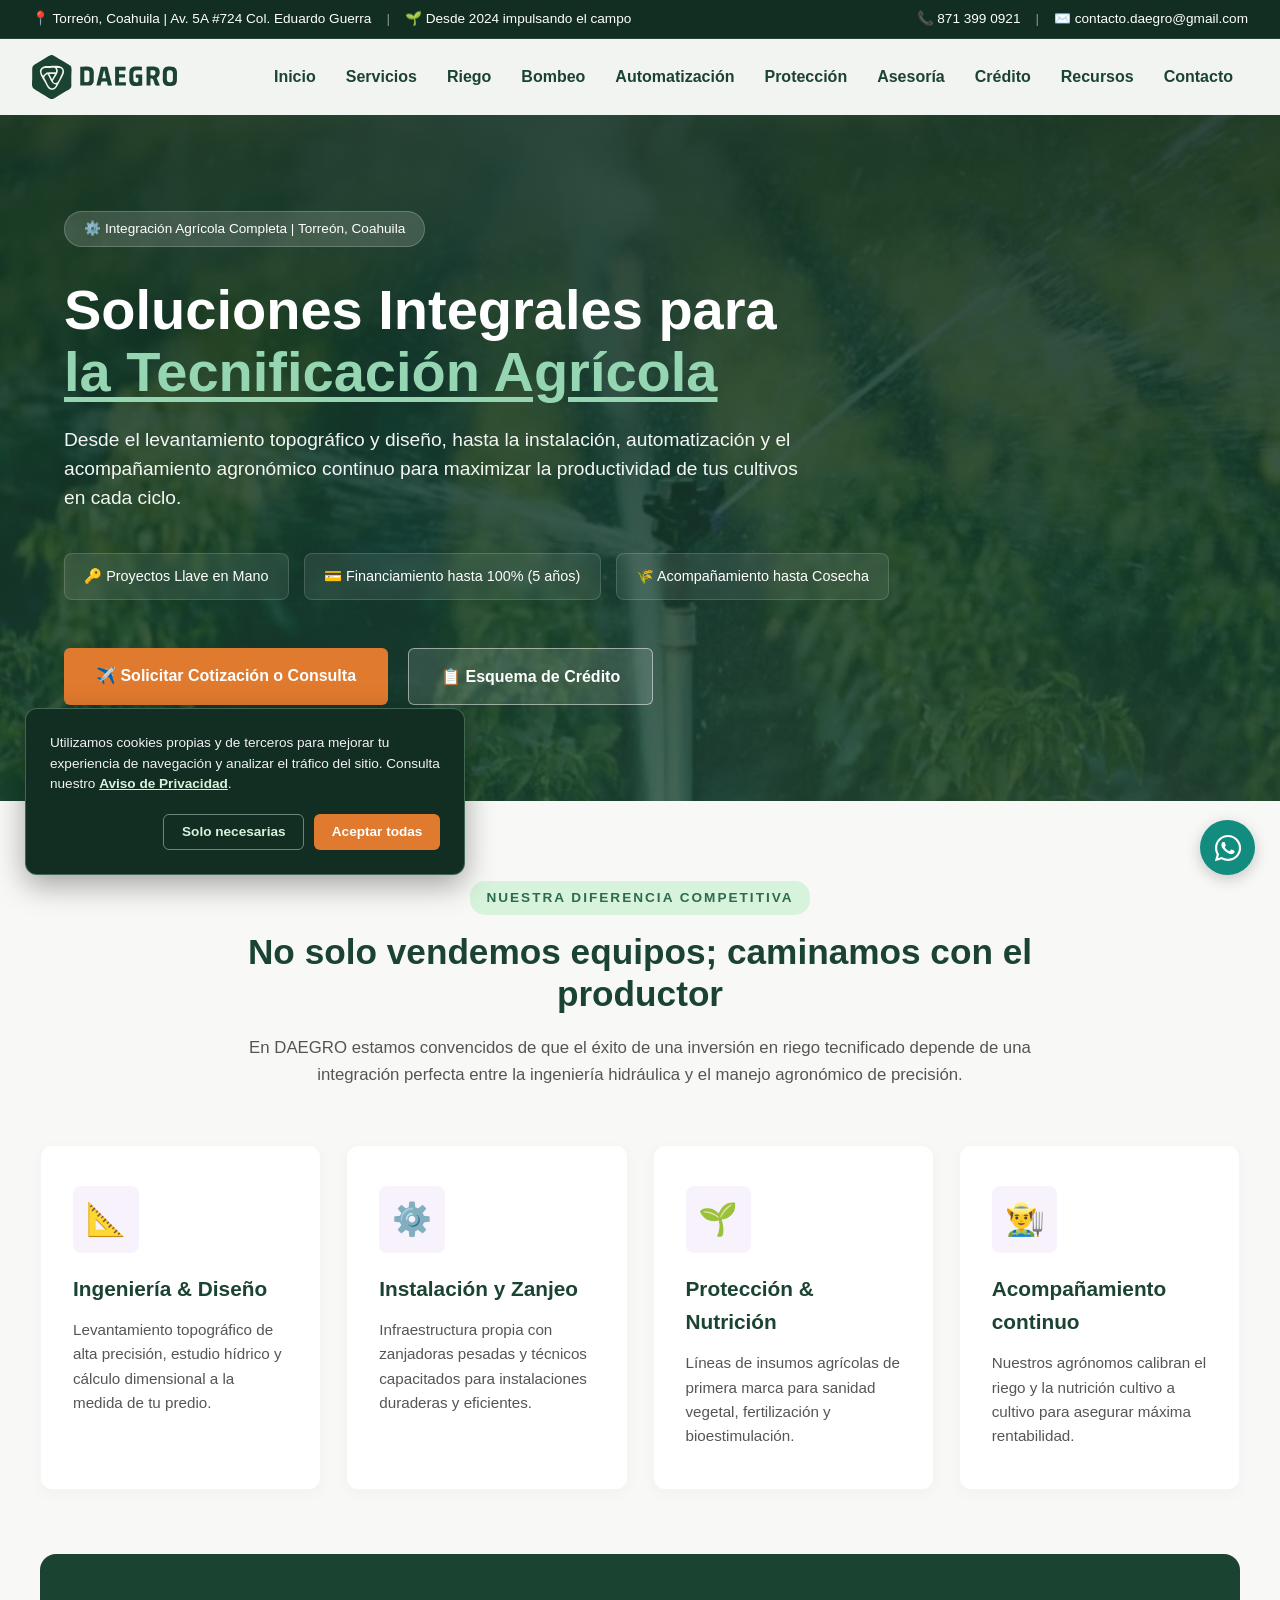
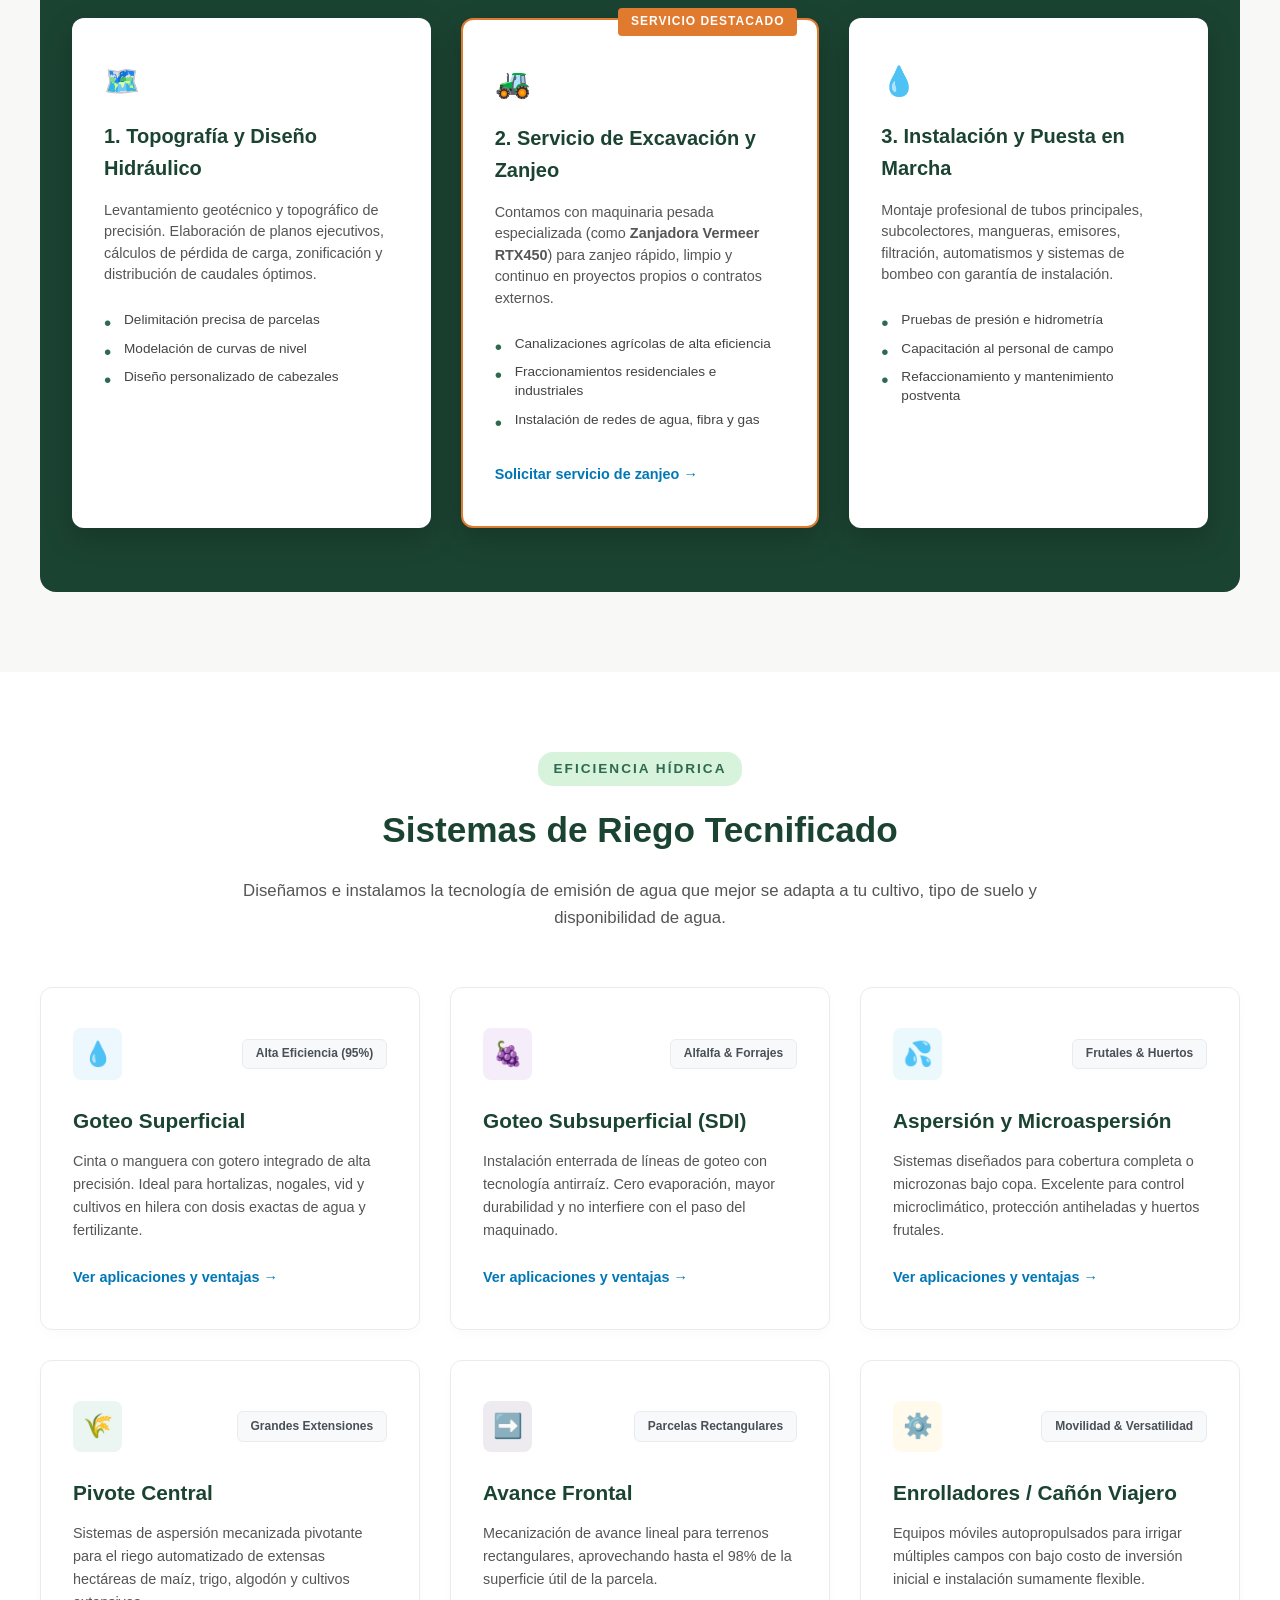
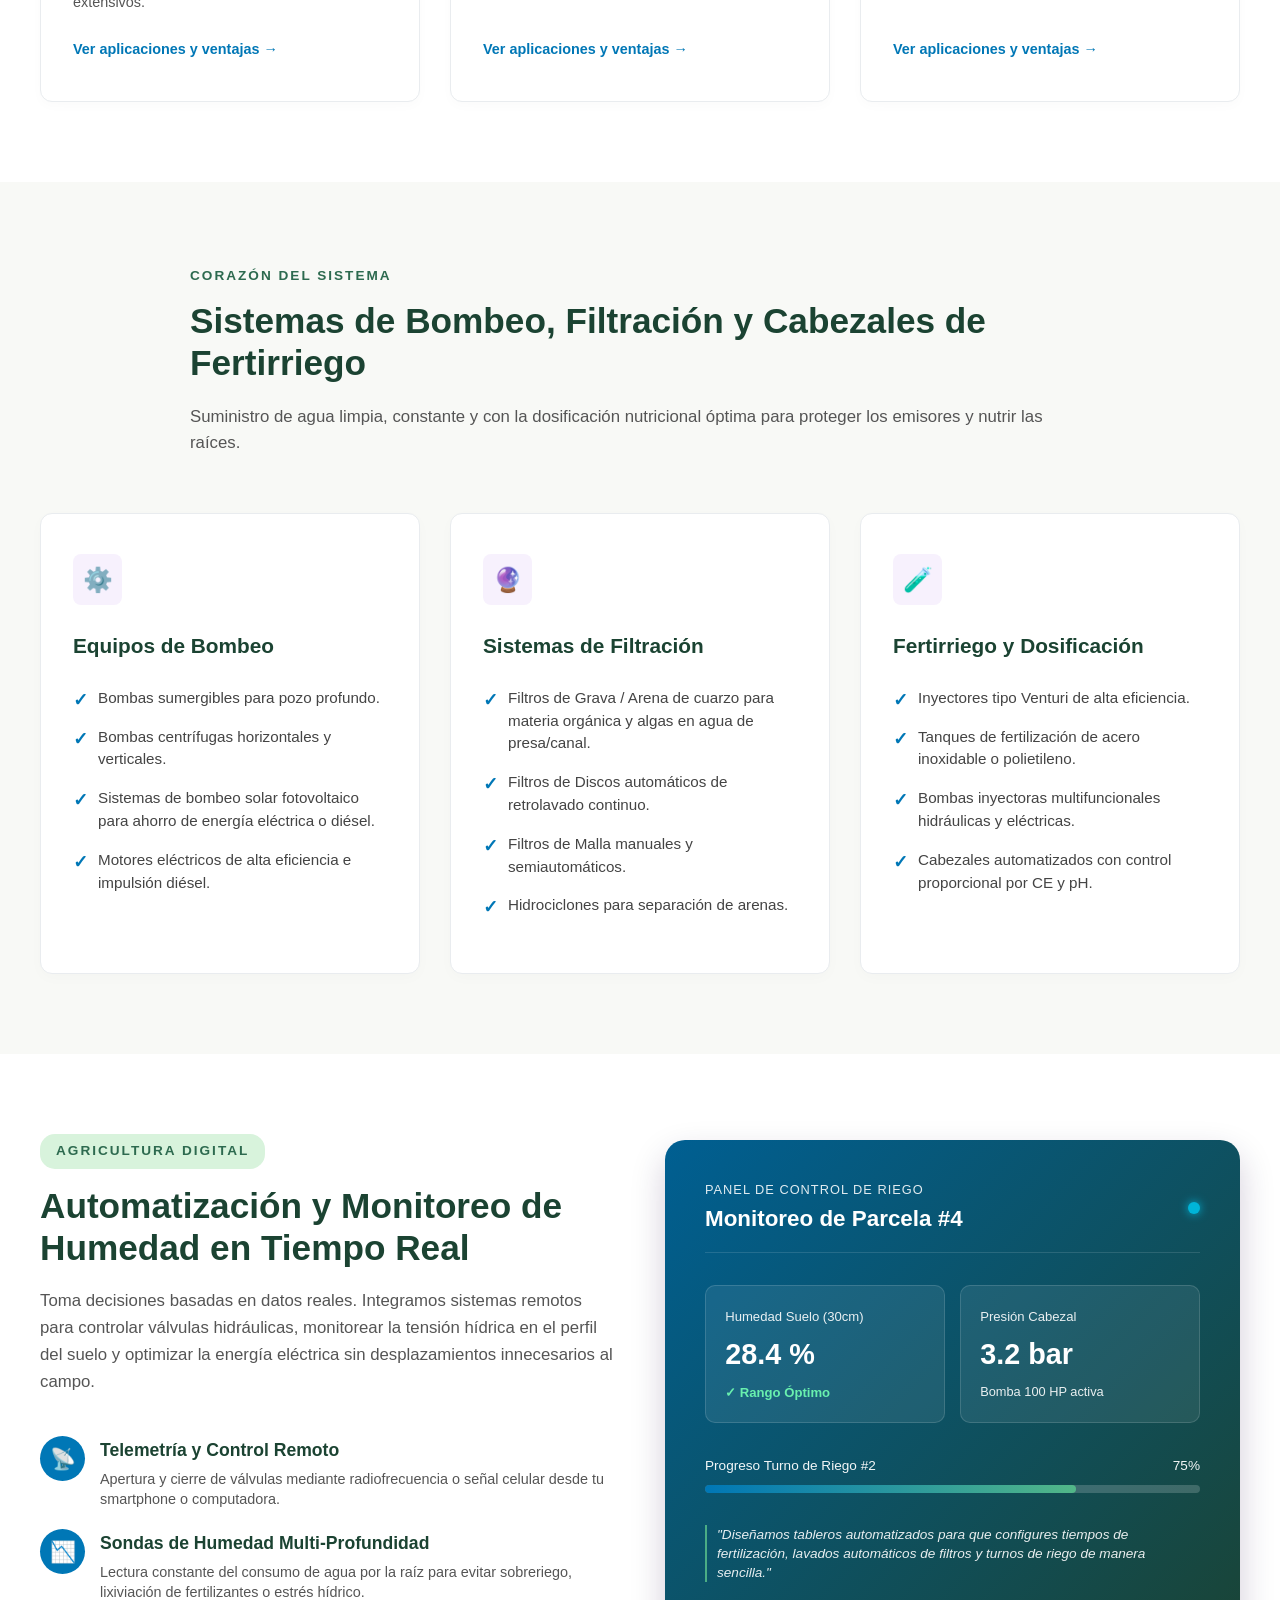
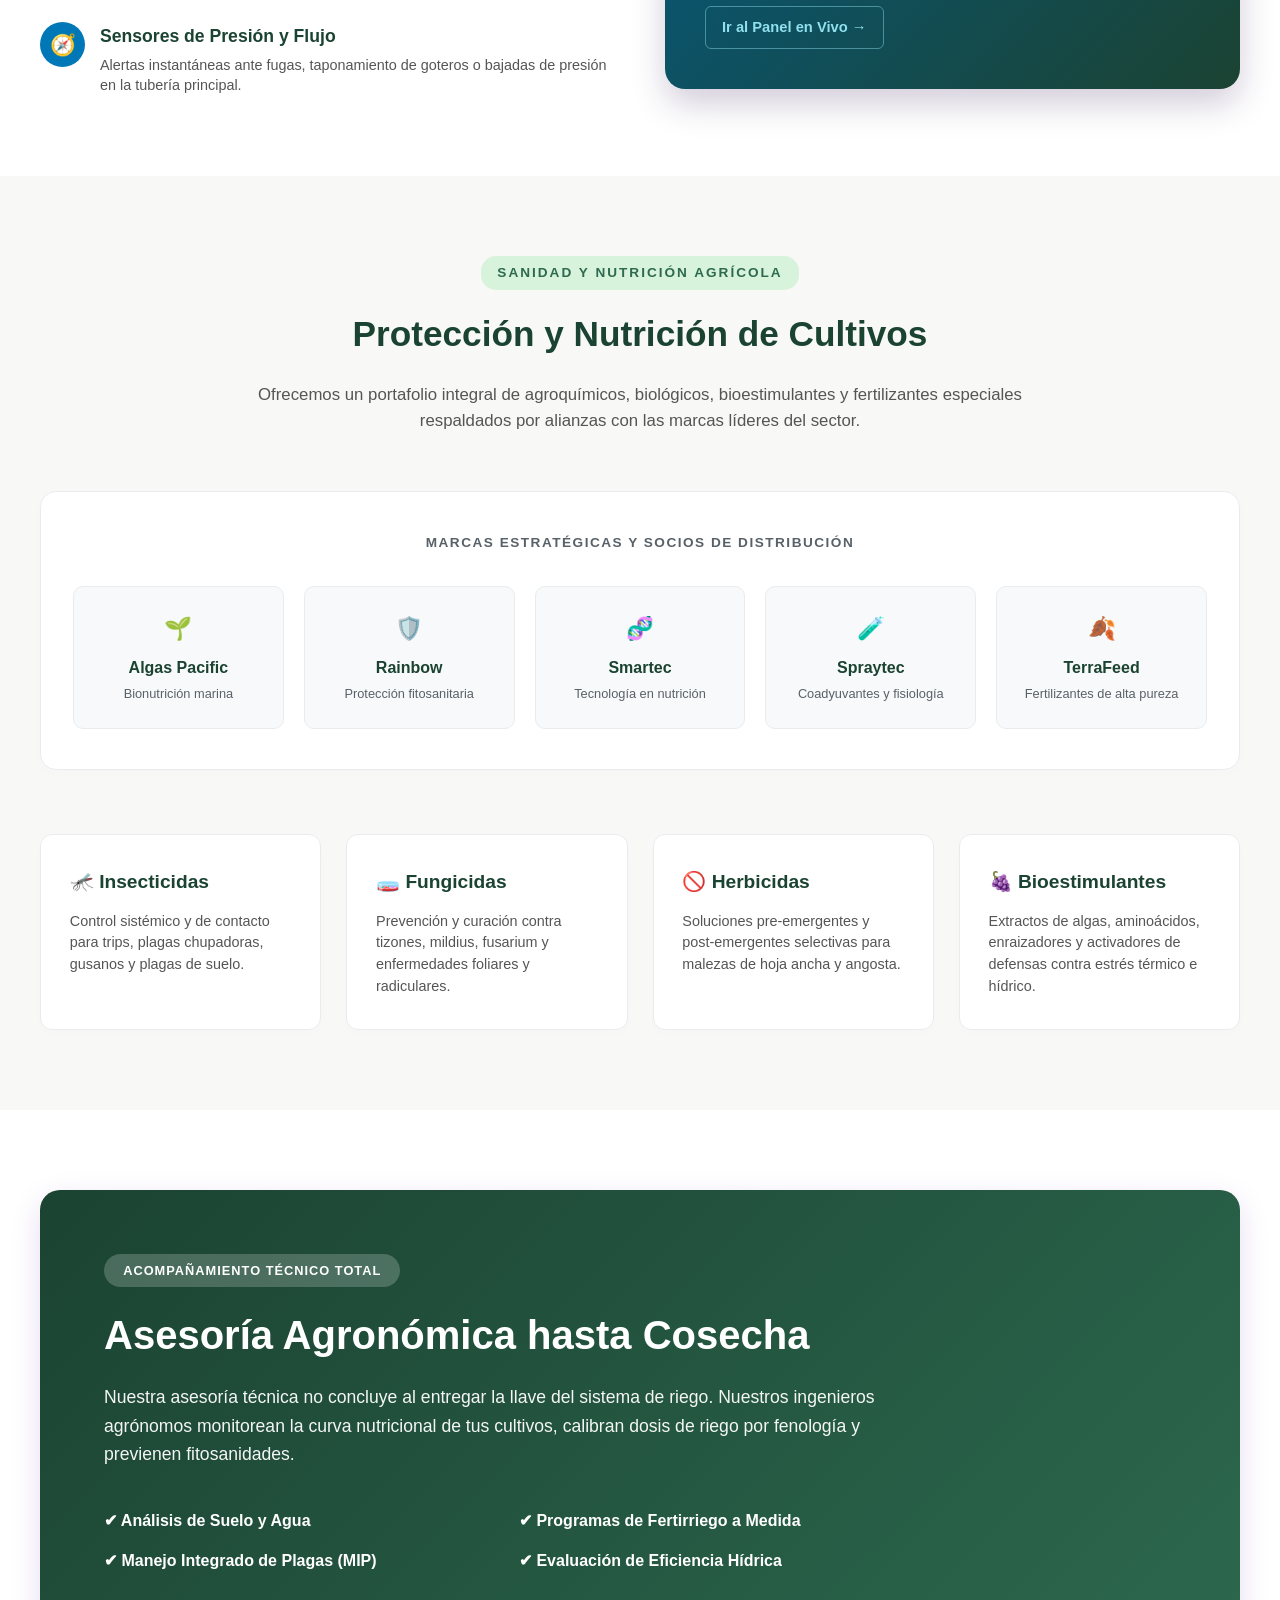
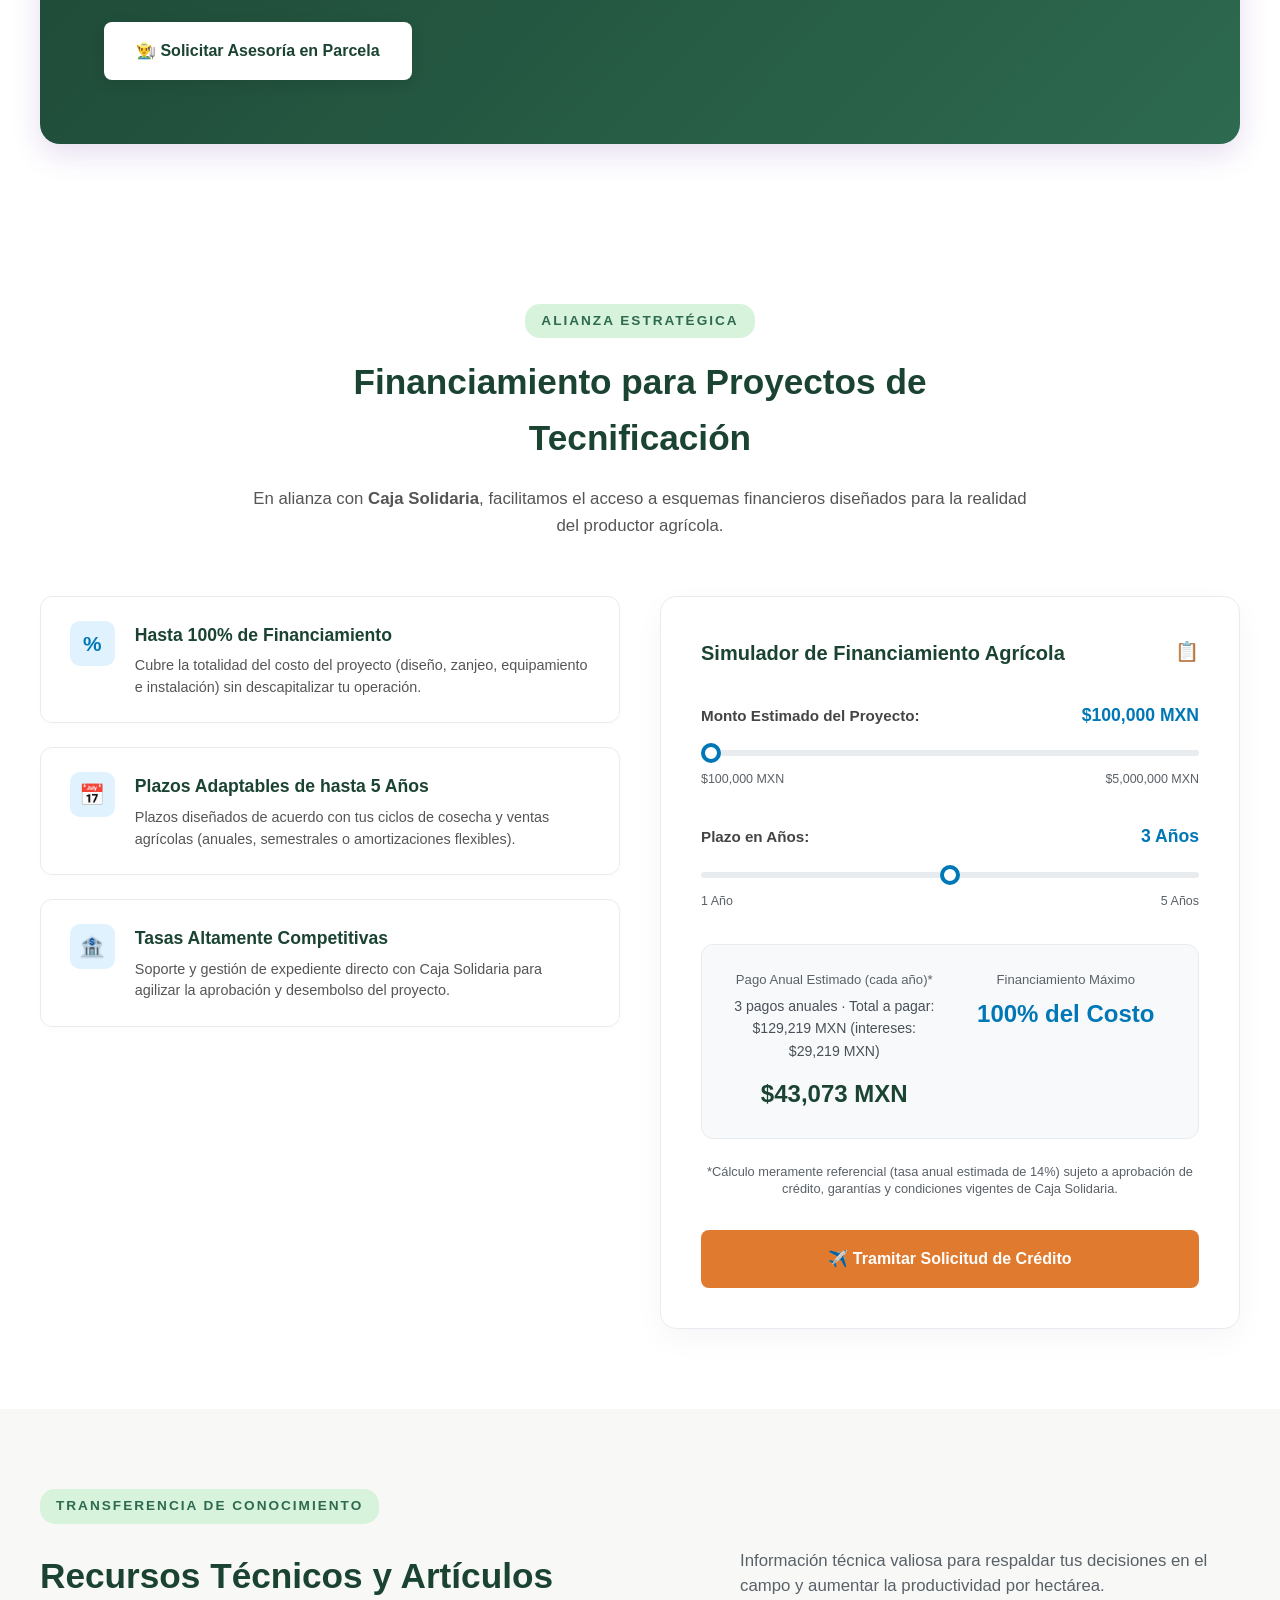
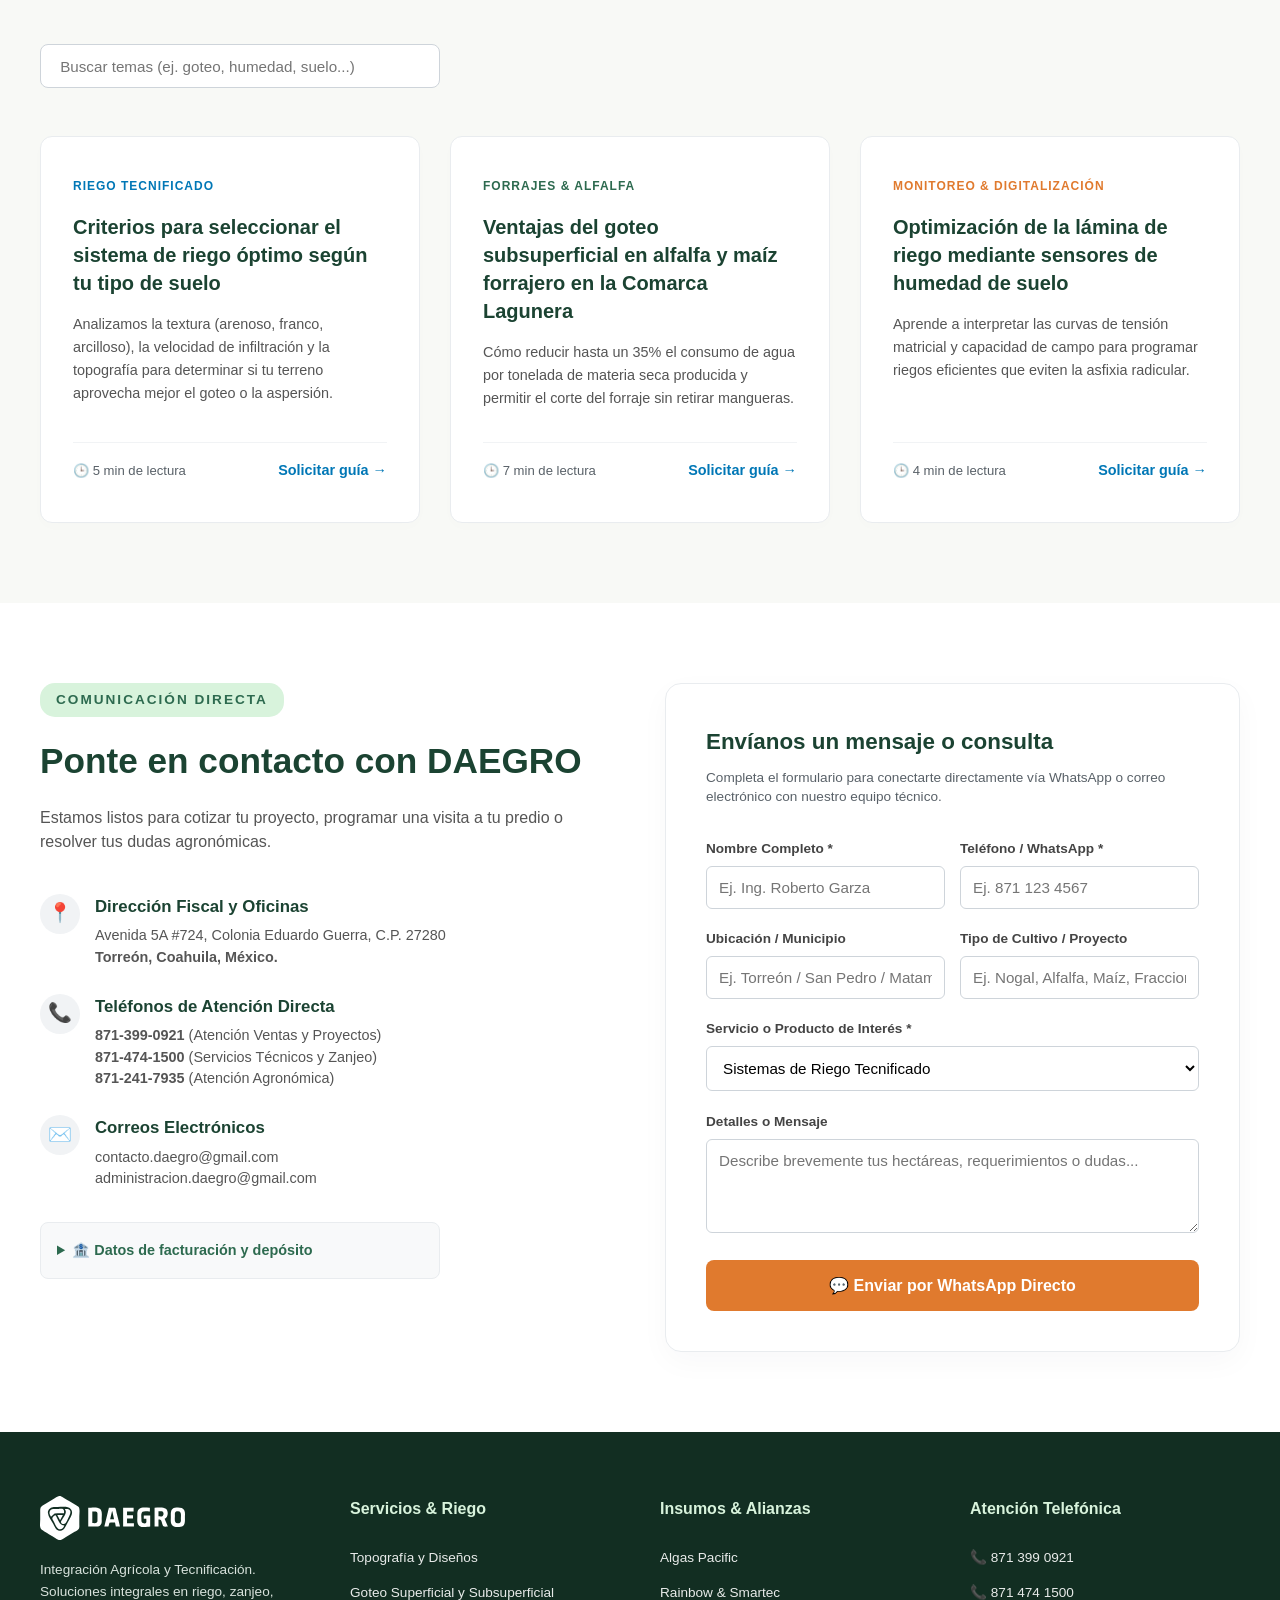
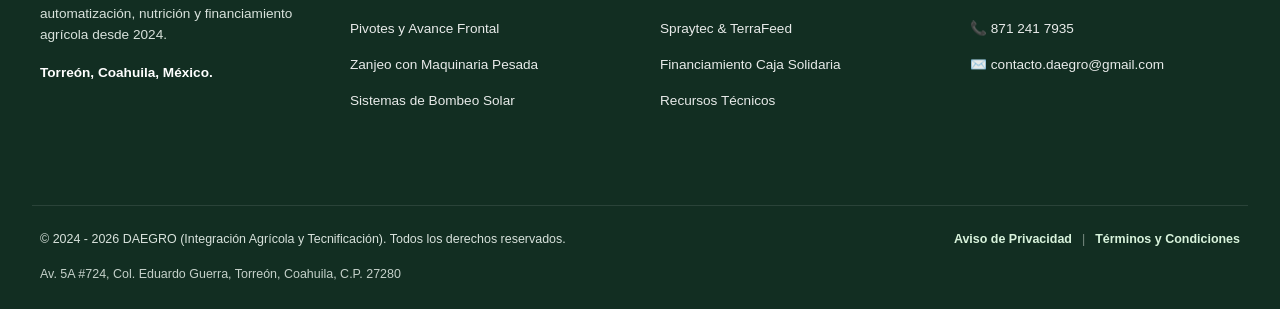
<file: index.html>
<!DOCTYPE html>
<html lang="es-MX">
<head>
    <meta charset="UTF-8">
    <meta name="viewport" content="width=device-width, initial-scale=1.0">

    <!-- SEO Básico y Geolocalización -->
    <title>DAEGRO | Sistemas de Riego Tecnificado, Bombeo y Nutrición Agrícola en Torreón</title>
    <meta name="description" content="Soluciones integrales en riego tecnificado por goteo, pivotes, zanjeo, bombeo solar, agricultura digital y financiamiento agrícola en Torreón y la Comarca Lagunera.">
    <meta name="keywords" content="riego tecnificado Torreón, riego por goteo Coahuila, bombeo solar agrícola, zanjeo agrícola, fertilizantes y nutrición vegetal, DAEGRO, Comarca Lagunera">
    <meta name="author" content="DAEGRO - Integración Agrícola y Tecnificación">
    <meta name="robots" content="index, follow">
    <meta name="referrer" content="strict-origin-when-cross-origin">
    <link rel="canonical" href="https://www.daegro.com/">

    <!-- Open Graph (Vista previa en WhatsApp, Facebook y LinkedIn) -->
    <meta property="og:type" content="website">
    <meta property="og:locale" content="es_MX">
    <meta property="og:site_name" content="DAEGRO">
    <meta property="og:title" content="DAEGRO | Soluciones Integrales para la Tecnificación Agrícola">
    <meta property="og:description" content="Riego tecnificado, bombeo solar, automatización, insumos agrícolas y financiamiento hasta 100% en Torreón y La Laguna.">
    <meta property="og:url" content="https://www.daegro.com/">
    <meta property="og:image" content="https://www.daegro.com/assets/img/og-daegro.jpg">
    <meta property="og:image:type" content="image/jpeg">
    <meta property="og:image:width" content="1200">
    <meta property="og:image:height" content="630">

    <!-- Twitter / X Cards -->
    <meta name="twitter:card" content="summary_large_image">
    <meta name="twitter:title" content="DAEGRO | Soluciones Integrales para la Tecnificación Agrícola">
    <meta name="twitter:description" content="Riego tecnificado, bombeo solar, automatización y financiamiento agrícola en Torreón y La Laguna.">
    <meta name="twitter:image" content="https://www.daegro.com/assets/img/og-daegro.jpg">

    <!-- Datos Estructurados (Schema.org JSON-LD para Negocio Local en Google) -->
    <script type="application/ld+json">
    {
      "@context": "https://schema.org",
      "@type": "LocalBusiness",
      "name": "DAEGRO - Integración Agrícola y Tecnificación",
      "image": "https://www.daegro.com/assets/img/og-daegro.jpg",
      "description": "Soluciones integrales en riego tecnificado, bombeo solar, zanjeo, agricultura digital, protección de cultivos y financiamiento agrícola.",
      "url": "https://www.daegro.com/",
      "telephone": "+52-871-399-0921",
      "email": "contacto.daegro@gmail.com",
      "address": {
        "@type": "PostalAddress",
        "streetAddress": "Av. 5A #724, Col. Eduardo Guerra",
        "addressLocality": "Torreón",
        "addressRegion": "Coahuila",
        "postalCode": "27280",
        "addressCountry": "MX"
      },
      "areaServed": [
        "Torreón",
        "Francisco I. Madero",
        "Gómez Palacio",
        "Lerdo",
        "San Pedro",
        "Matamoros",
        "Comarca Lagunera"
      ]
    }
    </script>

    <link rel="stylesheet" href="assets/css/main.css">
    <link rel="icon" href="assets/img/favicon/favicon.ico" sizes="32x32">
    <link rel="icon" href="assets/img/favicon/favicon.svg" type="image/svg+xml">
    <link rel="apple-touch-icon" href="assets/img/favicon/apple-touch-icon.png">
</head>
<body>

    <a href="#contenido-principal" class="skip-link">Saltar al contenido principal</a>

    <!-- Barra Informativa Superior (Topbar) -->
    <div class="topbar">
        <div class="topbar-izq">
            <span><span aria-hidden="true">📍</span> Torreón, Coahuila | Av. 5A #724 Col. Eduardo Guerra</span>
            <span class="separador" aria-hidden="true">|</span>
            <span><span aria-hidden="true">🌱</span> Desde 2024 impulsando el campo</span>
        </div>
        <div class="topbar-der">
            <a href="tel:8713990921"><span aria-hidden="true">📞</span> 871 399 0921</a>
            <span class="separador" aria-hidden="true">|</span>
            <a href="mailto:contacto.daegro@gmail.com"><span aria-hidden="true">✉️</span> contacto.daegro@gmail.com</a>
        </div>
    </div>

    <!-- Encabezado y Navegación -->
    <header>
        <div class="logo-contenedor">
            <a href="#inicio" aria-label="DAEGRO - Ir al inicio">
                <img src="assets/img/favicon/logo.svg" alt="DAEGRO - Integración Agrícola" class="logo-sitio" height="50" width="160">
            </a>
        </div>

        <div class="control-menu">
            <button class="menu-hamburguesa" id="btnHamburguesa" type="button"
                    aria-label="Abrir menú de navegación" aria-expanded="false" aria-controls="menuNavegacion">
                <span></span>
                <span></span>
                <span></span>
            </button>

            <nav id="menuNavegacion" aria-label="Principal">
                <ul>
                    <li><a href="#inicio">Inicio</a></li>
                    <li><a href="#servicios">Servicios</a></li>
                    <li><a href="#riego">Riego</a></li>
                    <li><a href="#bombeo">Bombeo</a></li>
                    <li><a href="#automatizacion">Automatización</a></li>
                    <li><a href="#proteccion">Protección</a></li>
                    <li><a href="#asesoria">Asesoría</a></li>
                    <li><a href="#credito">Crédito</a></li>
                    <li><a href="#recursos">Recursos</a></li>
                    <li><a href="#contacto">Contacto</a></li>
                </ul>
            </nav>
        </div>
    </header>

    <main id="contenido-principal">
        <!-- Sección Principal / Hero -->
        <section id="inicio">
            <div class="etiqueta-ubicacion">
                <span><span aria-hidden="true">⚙️</span> Integración Agrícola Completa | Torreón, Coahuila</span>
            </div>

            <h1>Soluciones Integrales para <br><span class="texto-resaltado">la Tecnificación Agrícola</span></h1>

            <p class="descripcion-hero">
                Desde el levantamiento topográfico y diseño, hasta la instalación, automatización
                y el acompañamiento agronómico continuo para maximizar la productividad de tus
                cultivos en cada ciclo.
            </p>

            <div class="caracteristicas-hero">
                <div class="item-caracteristica">
                    <span><span aria-hidden="true">🔑</span> Proyectos Llave en Mano</span>
                </div>
                <div class="item-caracteristica">
                    <span><span aria-hidden="true">💳</span> Financiamiento hasta 100% (5 años)</span>
                </div>
                <div class="item-caracteristica">
                    <span><span aria-hidden="true">🌾</span> Acompañamiento hasta Cosecha</span>
                </div>
            </div>

            <div class="botones-hero">
                <a href="#contacto" class="boton-verde"><span aria-hidden="true">✈️</span> Solicitar Cotización o Consulta</a>
                <a href="#credito" class="boton-esquema"><span aria-hidden="true">📋</span> Esquema de Crédito</a>
            </div>
        </section>

        <!-- Sección de Servicios / Diferencia Competitiva -->
        <section id="servicios">
            <div class="contenedor-servicios-encabezado">
                <span class="subtitulo-competitiva">Nuestra Diferencia Competitiva</span>
                <h2>No solo vendemos equipos; caminamos con el productor</h2>
                <p class="descripcion-servicios">
                    En DAEGRO estamos convencidos de que el éxito de una inversión en riego tecnificado depende de
                    una integración perfecta entre la ingeniería hidráulica y el manejo agronómico de precisión.
                </p>
            </div>

            <div class="cuadricula-servicios">
                <div class="tarjeta-servicio">
                    <div class="icono-servicio" aria-hidden="true">📐</div>
                    <h3>Ingeniería &amp; Diseño</h3>
                    <p>Levantamiento topográfico de alta precisión, estudio hídrico y cálculo dimensional a la medida de tu predio.</p>
                </div>

                <div class="tarjeta-servicio">
                    <div class="icono-servicio" aria-hidden="true">⚙️</div>
                    <h3>Instalación y Zanjeo</h3>
                    <p>Infraestructura propia con zanjadoras pesadas y técnicos capacitados para instalaciones duraderas y eficientes.</p>
                </div>

                <div class="tarjeta-servicio">
                    <div class="icono-servicio" aria-hidden="true">🌱</div>
                    <h3>Protección &amp; Nutrición</h3>
                    <p>Líneas de insumos agrícolas de primera marca para sanidad vegetal, fertilización y bioestimulación.</p>
                </div>

                <div class="tarjeta-servicio">
                    <div class="icono-servicio" aria-hidden="true">👨‍🌾</div>
                    <h3>Acompañamiento continuo</h3>
                    <p>Nuestros agrónomos calibran el riego y la nutrición cultivo a cultivo para asegurar máxima rentabilidad.</p>
                </div>
            </div>

            <!-- Bloque de Procesos Técnicos -->
            <div class="contenedor-procesos-tecnicos">
                <div class="tarjeta-proceso">
                    <div class="icono-proceso" aria-hidden="true">🗺️</div>
                    <h3>1. Topografía y Diseño Hidráulico</h3>
                    <p class="desc-proceso-principal">
                        Levantamiento geotécnico y topográfico de precisión. Elaboración de planos ejecutivos, cálculos de pérdida de carga, zonificación y distribución de caudales óptimos.
                    </p>
                    <ul class="lista-proceso-vinetas">
                        <li>Delimitación precisa de parcelas</li>
                        <li>Modelación de curvas de nivel</li>
                        <li>Diseño personalizado de cabezales</li>
                    </ul>
                </div>

                <div class="tarjeta-proceso destacada">
                    <span class="badge-destacado">Servicio Destacado</span>
                    <div class="icono-proceso" aria-hidden="true">🚜</div>
                    <h3>2. Servicio de Excavación y Zanjeo</h3>
                    <p class="desc-proceso-principal">
                        Contamos con maquinaria pesada especializada (como <strong>Zanjadora Vermeer RTX450</strong>) para zanjeo rápido, limpio y continuo en proyectos propios o contratos externos.
                    </p>
                    <ul class="lista-proceso-vinetas">
                        <li>Canalizaciones agrícolas de alta eficiencia</li>
                        <li>Fraccionamientos residenciales e industriales</li>
                        <li>Instalación de redes de agua, fibra y gas</li>
                    </ul>
                    <a href="#contacto"
                       class="enlace-proceso-accion js-prefill-contacto"
                       data-interes="Servicio de Excavación y Zanjeo"
                       data-mensaje="Hola, me interesa cotizar el servicio de excavación y zanjeo.">
                       Solicitar servicio de zanjeo →
                    </a>
                </div>

                <div class="tarjeta-proceso">
                    <div class="icono-proceso" aria-hidden="true">💧</div>
                    <h3>3. Instalación y Puesta en Marcha</h3>
                    <p class="desc-proceso-principal">
                        Montaje profesional de tubos principales, subcolectores, mangueras, emisores, filtración, automatismos y sistemas de bombeo con garantía de instalación.
                    </p>
                    <ul class="lista-proceso-vinetas">
                        <li>Pruebas de presión e hidrometría</li>
                        <li>Capacitación al personal de campo</li>
                        <li>Refaccionamiento y mantenimiento postventa</li>
                    </ul>
                </div>
            </div>
        </section>

        <!-- Sección de Sistemas de Riego -->
        <section id="riego">
            <div class="contenedor-riego-encabezado">
                <span class="subtitulo-eficiencia">Eficiencia Hídrica</span>
                <h2>Sistemas de Riego Tecnificado</h2>
                <p class="descripcion-riego">
                    Diseñamos e instalamos la tecnología de emisión de agua que mejor se adapta a tu cultivo, tipo de suelo y disponibilidad de agua.
                </p>
            </div>

            <div class="cuadricula-riego">
                <div class="tarjeta-riego-tecnico">
                    <div class="header-tarjeta-riego">
                        <div class="icono-riego-item azul-claro" aria-hidden="true">💧</div>
                        <span class="badge-tecnico">Alta Eficiencia (95%)</span>
                    </div>
                    <h3>Goteo Superficial</h3>
                    <p>Cinta o manguera con gotero integrado de alta precisión. Ideal para hortalizas, nogales, vid y cultivos en hilera con dosis exactas de agua y fertilizante.</p>
                    <a href="#contacto"
                       class="enlace-riego-tecnico js-prefill-contacto"
                       data-interes="Sistemas de Riego Tecnificado"
                       data-mensaje="Solicito información sobre aplicaciones y cotización de Goteo Superficial.">
                       Ver aplicaciones y ventajas →
                    </a>
                </div>

                <div class="tarjeta-riego-tecnico">
                    <div class="header-tarjeta-riego">
                        <div class="icono-riego-item morado-claro" aria-hidden="true">🍇</div>
                        <span class="badge-tecnico">Alfalfa &amp; Forrajes</span>
                    </div>
                    <h3>Goteo Subsuperficial (SDI)</h3>
                    <p>Instalación enterrada de líneas de goteo con tecnología antirraíz. Cero evaporación, mayor durabilidad y no interfiere con el paso del maquinado.</p>
                    <a href="#contacto"
                       class="enlace-riego-tecnico js-prefill-contacto"
                       data-interes="Sistemas de Riego Tecnificado"
                       data-mensaje="Solicito información sobre Goteo Subsuperficial (SDI) para forrajes/alfalfa.">
                       Ver aplicaciones y ventajas →
                    </a>
                </div>

                <div class="tarjeta-riego-tecnico">
                    <div class="header-tarjeta-riego">
                        <div class="icono-riego-item azul-mar" aria-hidden="true">💦</div>
                        <span class="badge-tecnico">Frutales &amp; Huertos</span>
                    </div>
                    <h3>Aspersión y Microaspersión</h3>
                    <p>Sistemas diseñados para cobertura completa o microzonas bajo copa. Excelente para control microclimático, protección antiheladas y huertos frutales.</p>
                    <a href="#contacto"
                       class="enlace-riego-tecnico js-prefill-contacto"
                       data-interes="Sistemas de Riego Tecnificado"
                       data-mensaje="Solicito información sobre Aspersión y Microaspersión.">
                       Ver aplicaciones y ventajas →
                    </a>
                </div>

                <div class="tarjeta-riego-tecnico">
                    <div class="header-tarjeta-riego">
                        <div class="icono-riego-item verde-claro" aria-hidden="true">🌾</div>
                        <span class="badge-tecnico">Grandes Extensiones</span>
                    </div>
                    <h3>Pivote Central</h3>
                    <p>Sistemas de aspersión mecanizada pivotante para el riego automatizado de extensas hectáreas de maíz, trigo, algodón y cultivos extensivos.</p>
                    <a href="#contacto"
                       class="enlace-riego-tecnico js-prefill-contacto"
                       data-interes="Sistemas de Riego Tecnificado"
                       data-mensaje="Solicito información sobre sistemas de Pivote Central.">
                       Ver aplicaciones y ventajas →
                    </a>
                </div>

                <div class="tarjeta-riego-tecnico">
                    <div class="header-tarjeta-riego">
                        <div class="icono-riego-item azul-oscuro" aria-hidden="true">➡️</div>
                        <span class="badge-tecnico">Parcelas Rectangulares</span>
                    </div>
                    <h3>Avance Frontal</h3>
                    <p>Mecanización de avance lineal para terrenos rectangulares, aprovechando hasta el 98% de la superficie útil de la parcela.</p>
                    <a href="#contacto"
                       class="enlace-riego-tecnico js-prefill-contacto"
                       data-interes="Sistemas de Riego Tecnificado"
                       data-mensaje="Solicito información sobre sistemas de Avance Frontal.">
                       Ver aplicaciones y ventajas →
                    </a>
                </div>

                <div class="tarjeta-riego-tecnico">
                    <div class="header-tarjeta-riego">
                        <div class="icono-riego-item naranja-claro" aria-hidden="true">⚙️</div>
                        <span class="badge-tecnico">Movilidad &amp; Versatilidad</span>
                    </div>
                    <h3>Enrolladores / Cañón Viajero</h3>
                    <p>Equipos móviles autopropulsados para irrigar múltiples campos con bajo costo de inversión inicial e instalación sumamente flexible.</p>
                    <a href="#contacto"
                       class="enlace-riego-tecnico js-prefill-contacto"
                       data-interes="Sistemas de Riego Tecnificado"
                       data-mensaje="Solicito información sobre Enrolladores / Cañón Viajero.">
                       Ver aplicaciones y ventajas →
                    </a>
                </div>
            </div>
        </section>

        <!-- Sección de Sistemas de Bombeo y Filtración -->
        <section id="bombeo">
            <div class="contenedor-bombeo-encabezado">
                <span class="subtitulo-corazon">Corazón del Sistema</span>
                <h2>Sistemas de Bombeo, Filtración y Cabezales de Fertirriego</h2>
                <p class="descripcion-bombeo">
                    Suministro de agua limpia, constante y con la dosificación nutricional óptima para proteger los emisores y nutrir las raíces.
                </p>
            </div>

            <div class="cuadricula-bombeo">
                <div class="tarjeta-bombeo-tecnico">
                    <div class="icono-bombeo-cabecera" aria-hidden="true">⚙️</div>
                    <h3>Equipos de Bombeo</h3>
                    <ul class="lista-bombeo-check">
                        <li>Bombas sumergibles para pozo profundo.</li>
                        <li>Bombas centrífugas horizontales y verticales.</li>
                        <li>Sistemas de bombeo solar fotovoltaico para ahorro de energía eléctrica o diésel.</li>
                        <li>Motores eléctricos de alta eficiencia e impulsión diésel.</li>
                    </ul>
                </div>

                <div class="tarjeta-bombeo-tecnico">
                    <div class="icono-bombeo-cabecera" aria-hidden="true">🔮</div>
                    <h3>Sistemas de Filtración</h3>
                    <ul class="lista-bombeo-check">
                        <li>Filtros de Grava / Arena de cuarzo para materia orgánica y algas en agua de presa/canal.</li>
                        <li>Filtros de Discos automáticos de retrolavado continuo.</li>
                        <li>Filtros de Malla manuales y semiautomáticos.</li>
                        <li>Hidrociclones para separación de arenas.</li>
                    </ul>
                </div>

                <div class="tarjeta-bombeo-tecnico">
                    <div class="icono-bombeo-cabecera" aria-hidden="true">🧪</div>
                    <h3>Fertirriego y Dosificación</h3>
                    <ul class="lista-bombeo-check">
                        <li>Inyectores tipo Venturi de alta eficiencia.</li>
                        <li>Tanques de fertilización de acero inoxidable o polietileno.</li>
                        <li>Bombas inyectoras multifuncionales hidráulicas y eléctricas.</li>
                        <li>Cabezales automatizados con control proporcional por CE y pH.</li>
                    </ul>
                </div>
            </div>
        </section>

        <!-- Sección de Automatización y Agricultura Digital -->
        <section id="automatizacion">
            <div class="contenedor-dos-columnas">
                <div class="columna-info-automatizacion">
                    <span class="subtitulo-digital">Agricultura Digital</span>
                    <h2>Automatización y Monitoreo de Humedad en Tiempo Real</h2>
                    <p class="desc-automatizacion">
                        Toma decisiones basadas en datos reales. Integramos sistemas remotos para controlar válvulas hidráulicas, monitorear la tensión hídrica en el perfil del suelo y optimizar la energía eléctrica sin desplazamientos innecesarios al campo.
                    </p>

                    <div class="lista-caracteristicas-digitales">
                        <div class="item-digital">
                            <div class="icono-digital-circulo" aria-hidden="true">📡</div>
                            <div>
                                <h3>Telemetría y Control Remoto</h3>
                                <p>Apertura y cierre de válvulas mediante radiofrecuencia o señal celular desde tu smartphone o computadora.</p>
                            </div>
                        </div>

                        <div class="item-digital">
                            <div class="icono-digital-circulo" aria-hidden="true">📉</div>
                            <div>
                                <h3>Sondas de Humedad Multi-Profundidad</h3>
                                <p>Lectura constante del consumo de agua por la raíz para evitar sobreriego, lixiviación de fertilizantes o estrés hídrico.</p>
                            </div>
                        </div>

                        <div class="item-digital">
                            <div class="icono-digital-circulo" aria-hidden="true">🧭</div>
                            <div>
                                <h3>Sensores de Presión y Flujo</h3>
                                <p>Alertas instantáneas ante fugas, taponamiento de goteros o bajadas de presión en la tubería principal.</p>
                            </div>
                        </div>
                    </div>
                </div>

                <div class="columna-panel-simulador">
                    <div class="interfaz-monitor">
                        <div class="monitor-header">
                            <div>
                                <p class="monitor-tag">Panel de Control de Riego</p>
                                <h3>Monitoreo de Parcela #4</h3>
                            </div>
                            <span class="punto-en-linea" aria-hidden="true"></span>
                        </div>

                        <div class="monitor-tarjetas-datos">
                            <div class="subtarjeta-dato">
                                <p>Humedad Suelo (30cm)</p>
                                <span class="valor-dato">28.4 %</span>
                                <p class="rango-optimo">✓ Rango Óptimo</p>
                            </div>
                            <div class="subtarjeta-dato">
                                <p>Presión Cabezal</p>
                                <span class="valor-dato">3.2 bar</span>
                                <p class="estado-bomba">Bomba 100 HP activa</p>
                            </div>
                        </div>

                        <div class="monitor-progreso-seccion">
                            <div class="progreso-texto">
                                <span>Progreso Turno de Riego #2</span>
                                <span>75%</span>
                            </div>
                            <div class="barra-fondo-progreso" role="progressbar" aria-valuenow="75" aria-valuemin="0" aria-valuemax="100" aria-label="Progreso Turno de Riego">
                                <div class="barra-llena-progreso"></div>
                            </div>
                        </div>

                        <p class="monitor-nota-pie">
                            "Diseñamos tableros automatizados para que configures tiempos de fertilización, lavados automáticos de filtros y turnos de riego de manera sencilla."
                        </p>
                        <a href="dashboard.html" class="enlace-panel-vivo">Ir al Panel en Vivo →</a>
                    </div>
                </div>
            </div>
        </section>

        <!-- Sección de Protección y Nutrición de Cultivos -->
        <section id="proteccion">
            <div class="contenedor-proteccion-encabezado">
                <span class="subtitulo-sanidad">Sanidad y Nutrición Agrícola</span>
                <h2>Protección y Nutrición de Cultivos</h2>
                <p class="descripcion-proteccion">
                    Ofrecemos un portafolio integral de agroquímicos, biológicos, bioestimulantes y fertilizantes especiales respaldados por alianzas con las marcas líderes del sector.
                </p>
            </div>

            <div class="bloque-marcas-socias">
                <p class="titulo-marcas">Marcas Estratégicas y Socios de Distribución</p>
                <div class="cuadricula-marcas">
                    <div class="tarjeta-marca">
                        <span class="icono-marca-v" aria-hidden="true">🌱</span>
                        <h4>Algas Pacific</h4>
                        <p>Bionutrición marina</p>
                    </div>
                    <div class="tarjeta-marca">
                        <span class="icono-marca-v" aria-hidden="true">🛡️</span>
                        <h4>Rainbow</h4>
                        <p>Protección fitosanitaria</p>
                    </div>
                    <div class="tarjeta-marca">
                        <span class="icono-marca-v" aria-hidden="true">🧬</span>
                        <h4>Smartec</h4>
                        <p>Tecnología en nutrición</p>
                    </div>
                    <div class="tarjeta-marca">
                        <span class="icono-marca-v" aria-hidden="true">🧪</span>
                        <h4>Spraytec</h4>
                        <p>Coadyuvantes y fisiología</p>
                    </div>
                    <div class="tarjeta-marca">
                        <span class="icono-marca-v" aria-hidden="true">🍂</span>
                        <h4>TerraFeed</h4>
                        <p>Fertilizantes de alta pureza</p>
                    </div>
                </div>
            </div>

            <div class="cuadricula-insumos">
                <div class="tarjeta-insumo">
                    <h3><span aria-hidden="true">🦟</span> Insecticidas</h3>
                    <p>Control sistémico y de contacto para trips, plagas chupadoras, gusanos y plagas de suelo.</p>
                </div>
                <div class="tarjeta-insumo">
                    <h3><span aria-hidden="true">🧫</span> Fungicidas</h3>
                    <p>Prevención y curación contra tizones, mildius, fusarium y enfermedades foliares y radiculares.</p>
                </div>
                <div class="tarjeta-insumo">
                    <h3><span aria-hidden="true">🚫</span> Herbicidas</h3>
                    <p>Soluciones pre-emergentes y post-emergentes selectivas para malezas de hoja ancha y angosta.</p>
                </div>
                <div class="tarjeta-insumo">
                    <h3><span aria-hidden="true">🍇</span> Bioestimulantes</h3>
                    <p>Extractos de algas, aminoácidos, enraizadores y activadores de defensas contra estrés térmico e hídrico.</p>
                </div>
            </div>
        </section>

        <!-- Sección de Asesoría Agronómica -->
        <section id="asesoria">
            <div class="bloque-tarjeta-asesoria">
                <span class="badge-acompanamiento">Acompañamiento Técnico Total</span>
                <h2>Asesoría Agronómica hasta Cosecha</h2>
                <p class="desc-asesoria">
                    Nuestra asesoría técnica no concluye al entregar la llave del sistema de riego. Nuestros ingenieros agrónomos monitorean la curva nutricional de tus cultivos, calibran dosis de riego por fenología y previenen fitosanidades.
                </p>

                <div class="cuadricula-checks-asesoria">
                    <div class="check-asesoria-item">✔ Análisis de Suelo y Agua</div>
                    <div class="check-asesoria-item">✔ Programas de Fertirriego a Medida</div>
                    <div class="check-asesoria-item">✔ Manejo Integrado de Plagas (MIP)</div>
                    <div class="check-asesoria-item">✔ Evaluación de Eficiencia Hídrica</div>
                </div>

                <a href="#contacto"
                   class="boton-asesor-parcela js-prefill-contacto"
                   data-interes="Sanidad y Nutrición Agrícola"
                   data-mensaje="Hola, solicito agendar una visita de asesoría agronómica en parcela.">
                   <span aria-hidden="true">👨‍🌾</span> Solicitar Asesoría en Parcela
                </a>
            </div>
        </section>

        <!-- Sección de Crédito y Simulador Financiero -->
        <section id="credito">
            <div class="contenedor-credito-encabezado">
                <span class="subtitulo-alianza">Alianza Estratégica</span>
                <h2>Financiamiento para Proyectos de Tecnificación</h2>
                <p class="descripcion-credito">
                    En alianza con <strong>Caja Solidaria</strong>, facilitamos el acceso a esquemas financieros diseñados para la realidad del productor agrícola.
                </p>
            </div>

            <div class="contenedor-dos-columnas-credito">
                <div class="columna-tarjetas-beneficios">
                    <div class="tarjeta-beneficio-credito">
                        <span class="icono-credito-b" aria-hidden="true">%</span>
                        <div>
                            <h3>Hasta 100% de Financiamiento</h3>
                            <p>Cubre la totalidad del costo del proyecto (diseño, zanjeo, equipamiento e instalación) sin descapitalizar tu operación.</p>
                        </div>
                    </div>

                    <div class="tarjeta-beneficio-credito">
                        <span class="icono-credito-b" aria-hidden="true">📅</span>
                        <div>
                            <h3>Plazos Adaptables de hasta 5 Años</h3>
                            <p>Plazos diseñados de acuerdo con tus ciclos de cosecha y ventas agrícolas (anuales, semestrales o amortizaciones flexibles).</p>
                        </div>
                    </div>

                    <div class="tarjeta-beneficio-credito">
                        <span class="icono-credito-b" aria-hidden="true">🏦</span>
                        <div>
                            <h3>Tasas Altamente Competitivas</h3>
                            <p>Soporte y gestión de expediente directo con Caja Solidaria para agilizar la aprobación y desembolso del proyecto.</p>
                        </div>
                    </div>
                </div>

                <div class="columna-simulador-calculadora">
                    <div class="caja-simulador">
                        <div class="header-simulador">
                            <h3>Simulador de Financiamiento Agrícola</h3>
                            <span class="icono-calculadora-p" aria-hidden="true">📋</span>
                        </div>

                        <div class="control-slider">
                            <div class="labels-slider">
                                <label for="rangeMonto">Monto Estimado del Proyecto:</label>
                                <span id="txtMonto" class="valor-resaltado-simulador">$100,000 MXN</span>
                            </div>
                            <input type="range" id="rangeMonto" min="100000" max="5000000" step="10000" value="100000">
                            <div class="rango-limites">
                                <span>$100,000 MXN</span>
                                <span>$5,000,000 MXN</span>
                            </div>
                        </div>

                        <div class="control-slider">
                            <div class="labels-slider">
                                <label for="rangePlazo">Plazo en Años:</label>
                                <span id="txtPlazo" class="valor-resaltado-simulador">3 Años</span>
                            </div>
                            <input type="range" id="rangePlazo" min="1" max="5" step="1" value="3">
                            <div class="rango-limites">
                                <span>1 Año</span>
                                <span>5 Años</span>
                            </div>
                        </div>

                        <div class="bloque-resultados-simulador">
                            <div class="resultado-item">
                                <p class="etiqueta-resultado">Pago Anual Estimado (cada año)*</p>
                                <p id="resumenCredito" class="resumen-credito"></p>
                                <span id="calcPagoAnual" class="monto-resultado">$- MXN</span>
                            </div>
                            <div class="resultado-item">
                                <p class="etiqueta-resultado">Financiamiento Máximo</p>
                                <span class="monto-resultado color-morado">100% del Costo</span>
                            </div>
                        </div>

                        <p class="nota-legal-simulador">*Cálculo meramente referencial (tasa anual estimada de 14%) sujeto a aprobación de crédito, garantías y condiciones vigentes de Caja Solidaria.</p>

                        <a href="#contacto" id="btnTramitarCredito" class="boton-tramitar-credito">
                            <span aria-hidden="true">✈️</span> Tramitar Solicitud de Crédito
                        </a>
                    </div>
                </div>
            </div>
        </section>

        <!-- Sección de Recursos Técnicos y Artículos -->
        <section id="recursos">
            <div class="contenedor-recursos-encabezado">
                <span class="subtitulo-transferencia">Transferencia de Conocimiento</span>
                <div class="fila-titulo-recursos">
                    <h2>Recursos Técnicos y Artículos</h2>
                    <p class="descripcion-recursos">Información técnica valiosa para respaldar tus decisiones en el campo y aumentar la productividad por hectárea.</p>
                </div>
            </div>

            <div class="contenedor-busqueda-recursos">
                <input type="search" id="inputBuscarRecursos" autocomplete="off"
                    aria-label="Buscar en los recursos técnicos"
                    placeholder="Buscar temas (ej. goteo, humedad, suelo...)">
                <p id="estadoBusqueda" role="status"></p>
            </div>

            <div class="cuadricula-recursos">
                <div class="tarjeta-articulo">
                    <span class="categoria-articulo color-riego">Riego Tecnificado</span>
                    <h3>Criterios para seleccionar el sistema de riego óptimo según tu tipo de suelo</h3>
                    <p>Analizamos la textura (arenoso, franco, arcilloso), la velocidad de infiltración y la topografía para determinar si tu terreno aprovecha mejor el goteo o la aspersión.</p>
                    <div class="pie-articulo">
                        <span><span aria-hidden="true">🕒</span> 5 min de lectura</span>
                        <a href="#contacto"
                           class="enlace-leer-guia js-prefill-contacto"
                           data-interes="Sistemas de Riego Tecnificado"
                           data-mensaje="Hola, me interesa recibir la guía: Criterios para seleccionar el sistema de riego óptimo según el tipo de suelo.">
                           Solicitar guía →
                        </a>
                    </div>
                </div>

                <div class="tarjeta-articulo">
                    <span class="categoria-articulo color-forrajes">Forrajes &amp; Alfalfa</span>
                    <h3>Ventajas del goteo subsuperficial en alfalfa y maíz forrajero en la Comarca Lagunera</h3>
                    <p>Cómo reducir hasta un 35% el consumo de agua por tonelada de materia seca producida y permitir el corte del forraje sin retirar mangueras.</p>
                    <div class="pie-articulo">
                        <span><span aria-hidden="true">🕒</span> 7 min de lectura</span>
                        <a href="#contacto"
                           class="enlace-leer-guia js-prefill-contacto"
                           data-interes="Sistemas de Riego Tecnificado"
                           data-mensaje="Hola, me interesa recibir la guía sobre goteo subsuperficial en alfalfa y maíz forrajero.">
                           Solicitar guía →
                        </a>
                    </div>
                </div>

                <div class="tarjeta-articulo">
                    <span class="categoria-articulo color-digital">Monitoreo &amp; Digitalización</span>
                    <h3>Optimización de la lámina de riego mediante sensores de humedad de suelo</h3>
                    <p>Aprende a interpretar las curvas de tensión matricial y capacidad de campo para programar riegos eficientes que eviten la asfixia radicular.</p>
                    <div class="pie-articulo">
                        <span><span aria-hidden="true">🕒</span> 4 min de lectura</span>
                        <a href="#contacto"
                           class="enlace-leer-guia js-prefill-contacto"
                           data-interes="Automatización y Agricultura Digital"
                           data-mensaje="Hola, me interesa recibir la guía sobre sensores de humedad de suelo y lámina de riego.">
                           Solicitar guía →
                        </a>
                    </div>
                </div>
            </div>
        </section>

        <!-- Sección de Contacto y Comunicación Directa -->
        <section id="contacto">
            <div class="contenedor-dos-columnas-contacto">
                <div class="columna-datos-contacto">
                    <span class="subtitulo-comunicacion">Comunicación Directa</span>
                    <h2>Ponte en contacto con DAEGRO</h2>
                    <p class="desc-contacto-p">Estamos listos para cotizar tu proyecto, programar una visita a tu predio o resolver tus dudas agronómicas.</p>

                    <div class="lista-bloques-datos">
                        <div class="bloque-dato-item">
                            <span class="icono-dato-circulo" aria-hidden="true">📍</span>
                            <div>
                                <h3>Dirección Fiscal y Oficinas</h3>
                                <p>Avenida 5A #724, Colonia Eduardo Guerra, C.P. 27280<br><strong>Torreón, Coahuila, México.</strong></p>
                            </div>
                        </div>

                        <div class="bloque-dato-item">
                            <span class="icono-dato-circulo" aria-hidden="true">📞</span>
                            <div>
                                <h3>Teléfonos de Atención Directa</h3>
                                <p><strong>871-399-0921</strong> (Atención Ventas y Proyectos)</p>
                                <p><strong>871-474-1500</strong> (Servicios Técnicos y Zanjeo)</p>
                                <p><strong>871-241-7935</strong> (Atención Agronómica)</p>
                            </div>
                        </div>

                        <div class="bloque-dato-item">
                            <span class="icono-dato-circulo" aria-hidden="true">✉️</span>
                            <div>
                                <h3>Correos Electrónicos</h3>
                                <p>contacto.daegro@gmail.com</p>
                                <p>administracion.daegro@gmail.com</p>
                            </div>
                        </div>
                    </div>

                    <details class="acordeon-facturacion">
                        <summary><span aria-hidden="true">🏦</span> Datos de facturación y depósito</summary>
                        <p>Escríbenos por WhatsApp o correo y te enviamos nuestros datos de facturación y depósito de forma directa.</p>
                    </details>
                </div>

                <div class="columna-formulario-contacto">
                    <div class="caja-formulario-web">
                        <h3>Envíanos un mensaje o consulta</h3>
                        <p class="nota-formulario">Completa el formulario para conectarte directamente vía WhatsApp o correo electrónico con nuestro equipo técnico.</p>

                        <form id="formContactoWhatsApp">
                            <div class="fila-inputs-dobles">
                                <div class="control-input">
                                    <label for="cNombre">Nombre Completo *</label>
                                    <input type="text" id="cNombre" name="nombre" autocomplete="name" maxlength="100" required placeholder="Ej. Ing. Roberto Garza">
                                </div>
                                <div class="control-input">
                                    <label for="cTelefono">Teléfono / WhatsApp *</label>
                                    <input type="tel" id="cTelefono" name="telefono" autocomplete="tel" inputmode="tel" maxlength="20" required placeholder="Ej. 871 123 4567">
                                </div>
                            </div>

                            <div class="fila-inputs-dobles">
                                <div class="control-input">
                                    <label for="cUbicacion">Ubicación / Municipio</label>
                                    <input type="text" id="cUbicacion" name="ubicacion" maxlength="100" placeholder="Ej. Torreón / San Pedro / Matamoros">
                                </div>
                                <div class="control-input">
                                    <label for="cCultivo">Tipo de Cultivo / Proyecto</label>
                                    <input type="text" id="cCultivo" name="cultivo" maxlength="100" placeholder="Ej. Nogal, Alfalfa, Maíz, Fraccionamiento">
                                </div>
                            </div>

                            <div class="control-input">
                                <label for="cInteres">Servicio o Producto de Interés *</label>
                                <select id="cInteres" name="interes" required>
                                    <option value="Sistemas de Riego Tecnificado">Sistemas de Riego Tecnificado</option>
                                    <option value="Servicio de Excavación y Zanjeo">Servicio de Excavación y Zanjeo</option>
                                    <option value="Equipos de Bombeo y Filtración">Equipos de Bombeo y Filtración</option>
                                    <option value="Automatización y Agricultura Digital">Automatización y Agricultura Digital</option>
                                    <option value="Sanidad y Nutrición Agrícola">Sanidad y Nutrición Agrícola</option>
                                    <option value="Financiamiento Agrícola (Caja Solidaria)">Financiamiento Agrícola (Caja Solidaria)</option>
                                </select>
                            </div>

                            <div class="control-input">
                                <label for="cMensaje">Detalles o Mensaje</label>
                                <textarea id="cMensaje" name="mensaje" rows="4" maxlength="500" placeholder="Describe brevemente tus hectáreas, requerimientos o dudas..."></textarea>
                            </div>

                            <button type="submit" class="boton-enviar-whatsapp">
                                <span aria-hidden="true">💬</span> Enviar por WhatsApp Directo
                            </button>

                            <div id="estadoFormulario" class="estado-formulario" role="status" hidden></div>
                        </form>
                    </div>
                </div>
            </div>
        </section>

        <!-- Botón Flotante de WhatsApp -->
        <a href="https://wa.me/528713990921?text=Hola%20DAEGRO%2C%20solicito%20informaci%C3%B3n."
           class="btn-flotante-wa"
           target="_blank"
           rel="noopener noreferrer"
           aria-label="Contacto directo por WhatsApp">
            <svg xmlns="http://www.w3.org/2000/svg" viewBox="0 0 448 512" width="30" height="30" fill="#ffffff" aria-hidden="true">
                <path d="M380.9 97.1C339 55.1 283.2 32 223.9 32c-122.4 0-222 99.6-222 222 0 39.1 10.2 77.3 29.6 111L0 480l117.7-30.9c32.4 17.7 68.9 27 106.1 27h.1c122.3 0 224.1-99.6 224.1-222 0-59.3-25.2-115-67.1-157zm-157 341.6c-33.2 0-65.7-8.9-94-25.7l-6.7-4-69.8 18.3L72 359.2l-4.4-7c-18.5-29.4-28.2-63.3-28.2-98.2 0-101.7 82.8-184.5 184.6-184.5 49.3 0 95.6 19.2 130.4 54.1 34.8 34.9 56.2 81.2 56.1 130.5 0 101.8-84.9 184.6-186.6 184.6zm101.2-138.2c-5.5-2.8-32.8-16.2-37.9-18-5.1-1.9-8.8-2.8-12.5 2.8-3.7 5.6-14.3 18-17.6 21.8-3.2 3.7-6.5 4.2-12 1.4-32.6-16.3-54-29.1-75.5-66-5.7-9.8 5.7-9.1 16.3-30.3 1.8-3.7.9-6.9-.5-9.7-1.4-2.8-12.5-30.1-17.1-41.2-4.5-10.8-9.1-9.3-12.5-9.5-3.2-.2-6.9-.2-10.6-.2-3.7 0-9.7 1.4-14.8 6.9-5.1 5.6-19.4 19-19.4 46.3 0 27.3 19.9 53.7 22.6 57.4 2.8 3.7 39.1 59.7 94.8 83.8 35.2 15.2 49 16.5 66.6 13.9 10.7-1.6 32.8-13.4 37.4-26.4 4.6-13 4.6-24.1 3.2-26.4-1.3-2.5-5-3.9-10.5-6.6z"/>
            </svg>
        </a>
    </main>

    <!-- Pie de Página Corporativo (Footer) -->
    <footer>
        <div class="contenedor-columnas-footer">
            <div class="columna-footer info-empresa-f">
                <div class="logo-footer-f">
                    <span class="icono-hex-f">
                        <img src="assets/img/favicon/logo.svg" alt="DAEGRO - Integración Agrícola" class="logo-sitio" height="50" width="160">
                    </span>
                </div>
                <p class="tagline-empresa">Integración Agrícola y Tecnificación. Soluciones integrales en riego, zanjeo, automatización, nutrición y financiamiento agrícola desde 2024.</p>
                <p class="ciudad-f">Torreón, Coahuila, México.</p>
            </div>

            <div class="columna-footer">
                <h4>Servicios &amp; Riego</h4>
                <ul>
                    <li><a href="#servicios">Topografía y Diseños</a></li>
                    <li><a href="#riego">Goteo Superficial y Subsuperficial</a></li>
                    <li><a href="#riego">Pivotes y Avance Frontal</a></li>
                    <li><a href="#servicios">Zanjeo con Maquinaria Pesada</a></li>
                    <li><a href="#bombeo">Sistemas de Bombeo Solar</a></li>
                </ul>
            </div>

            <div class="columna-footer">
                <h4>Insumos &amp; Alianzas</h4>
                <ul>
                    <li><a href="#proteccion">Algas Pacific</a></li>
                    <li><a href="#proteccion">Rainbow &amp; Smartec</a></li>
                    <li><a href="#proteccion">Spraytec &amp; TerraFeed</a></li>
                    <li><a href="#credito">Financiamiento Caja Solidaria</a></li>
                    <li><a href="#recursos">Recursos Técnicos</a></li>
                </ul>
            </div>

            <div class="columna-footer">
                <h4>Atención Telefónica</h4>
                <ul class="lista-contacto-footer">
                    <li><a href="tel:8713990921"><span aria-hidden="true">📞</span> 871 399 0921</a></li>
                    <li><a href="tel:8714741500"><span aria-hidden="true">📞</span> 871 474 1500</a></li>
                    <li><a href="tel:8712417935"><span aria-hidden="true">📞</span> 871 241 7935</a></li>
                    <li><a href="mailto:contacto.daegro@gmail.com"><span aria-hidden="true">✉️</span> contacto.daegro@gmail.com</a></li>
                </ul>
            </div>
        </div>

        <div class="barra-derechos-footer">
            <div class="contenido-derechos">
                <span>&copy; 2024 - 2026 DAEGRO (Integración Agrícola y Tecnificación). Todos los derechos reservados.</span>

                <div class="enlaces-legales-footer">
                    <a href="legal/aviso-privacidad.html">Aviso de Privacidad</a>
                    <span class="separador-legal" aria-hidden="true">|</span>
                    <a href="legal/terminos-condiciones.html">Términos y Condiciones</a>
                </div>

                <span class="direccion-f-pie">Av. 5A #724, Col. Eduardo Guerra, Torreón, Coahuila, C.P. 27280</span>
            </div>
        </div>
    </footer>

    <div id="bannerCookies" class="banner-cookies" role="region" aria-label="Preferencias de cookies" hidden>
        <p>Utilizamos cookies propias y de terceros para mejorar tu experiencia de navegación y analizar el tráfico del sitio. Consulta nuestro <a href="legal/aviso-privacidad.html">Aviso de Privacidad</a>.</p>
        <div class="botones-cookies">
            <button id="btnRechazarCookies" type="button" class="btn-cookie-secundario">Solo necesarias</button>
            <button id="btnAceptarCookies" type="button" class="btn-cookie-primario">Aceptar todas</button>
        </div>
    </div>

    <script src="assets/js/app.js" defer></script>
    <script src="assets/js/cookies.js" defer></script>
</body>
</html>
</file>
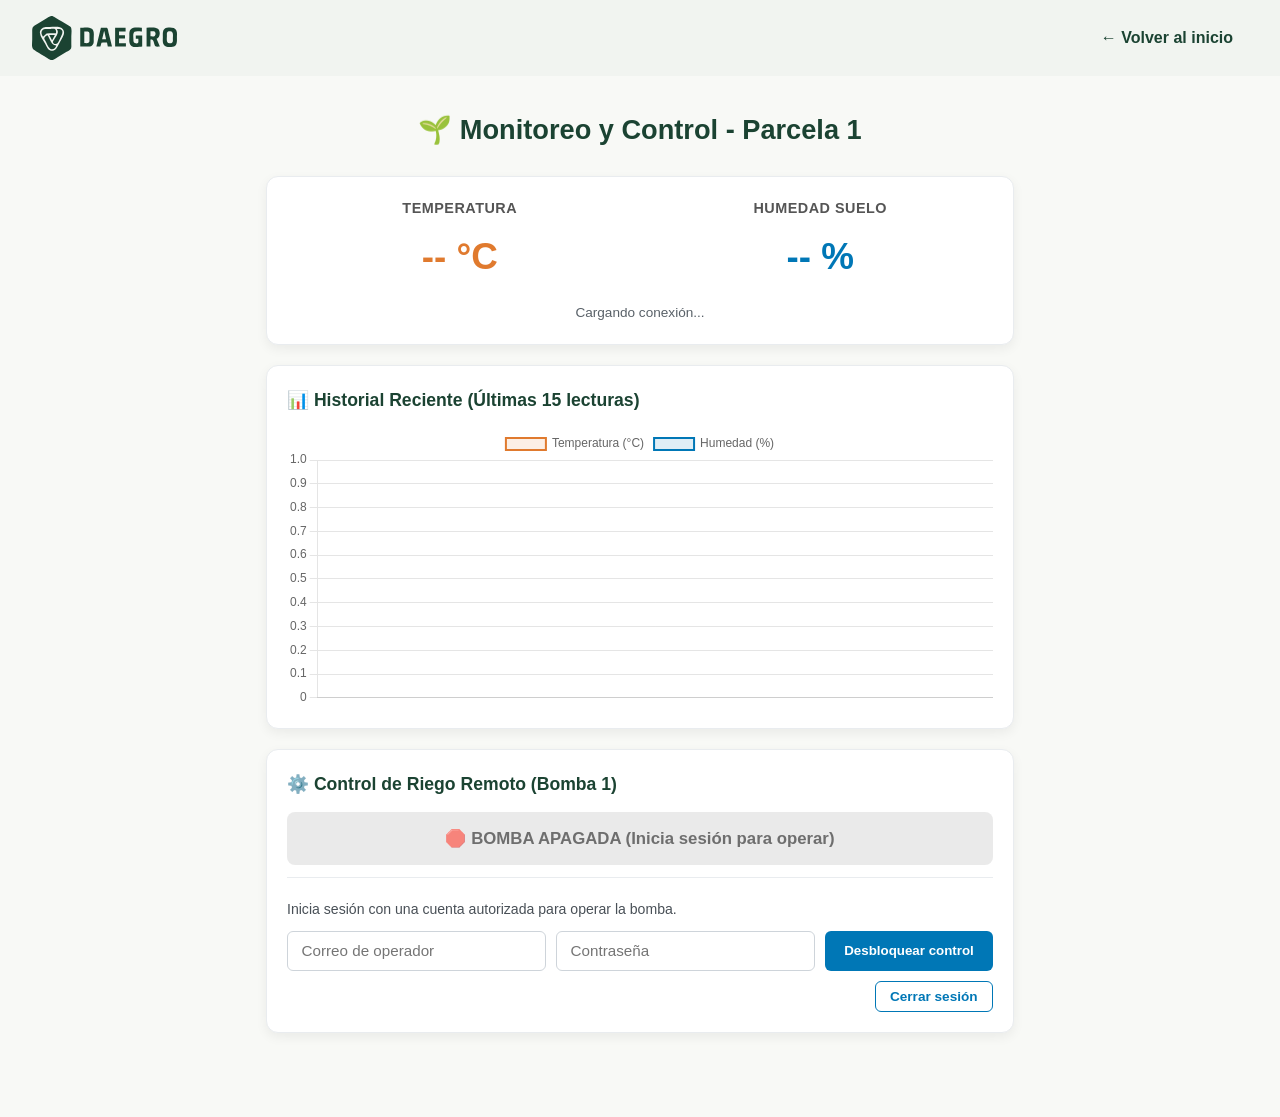
<file: dashboard.html>
<!DOCTYPE html>
<html lang="es-MX">
<head>
  <meta charset="UTF-8">
  <meta name="viewport" content="width=device-width, initial-scale=1.0">
  <title>Panel Agro-IoT en Vivo | DAEGRO</title>
  <meta name="robots" content="noindex, nofollow">
  <meta name="referrer" content="strict-origin-when-cross-origin">
  <link rel="stylesheet" href="assets/css/main.css">
  <link rel="icon" href="assets/img/favicon/favicon.ico" sizes="32x32">
  <link rel="icon" href="assets/img/favicon/favicon.svg" type="image/svg+xml">
  <link rel="apple-touch-icon" href="assets/img/favicon/apple-touch-icon.png">
  <style>
    body {
      background: #F8F9F6;
      color: #2c3e50;
    }
    .dashboard-main {
      max-width: 780px;
      margin: 2rem auto;
      padding: 0 1rem 2rem;
    }
    .dashboard-main h1 {
      text-align: center;
      color: #1B4332;
      font-size: 1.7rem;
      margin-bottom: 1.5rem;
    }
    .card {
      background: #ffffff;
      padding: 20px;
      border-radius: 12px;
      box-shadow: 0 4px 12px rgba(0, 0, 0, 0.06);
      margin-bottom: 20px;
      border: 1px solid #e9ecef;
    }
    .card h2 {
      margin-top: 0;
      margin-bottom: 14px;
      font-size: 1.1rem;
      color: #1B4332;
    }
    .grid {
      display: grid;
      grid-template-columns: 1fr 1fr;
      gap: 15px;
      text-align: center;
    }
    @media (max-width: 480px) {
      .grid {
        grid-template-columns: 1fr;
      }
    }
    .etiqueta {
      font-size: 0.9rem;
      color: #555;
      font-weight: 600;
      text-transform: uppercase;
      letter-spacing: 0.5px;
    }
    .valor-temp {
      font-size: 2.3rem;
      font-weight: bold;
      color: #E07A2E;
      margin: 8px 0;
    }
    .valor-hum {
      font-size: 2.3rem;
      font-weight: bold;
      color: #0077B6;
      margin: 8px 0;
    }
    .hora-actualizacion {
      text-align: center;
      font-size: 0.85rem;
      color: #596168;
      margin-top: 8px;
    }
    .btn-control {
      width: 100%;
      padding: 16px;
      font-size: 1.05rem;
      font-weight: bold;
      border: none;
      border-radius: 8px;
      cursor: pointer;
      transition: background-color 0.2s, opacity 0.2s;
    }
    .btn-control:disabled {
      opacity: 0.65;
      cursor: not-allowed;
    }
    .btn-off {
      background: #e0e0e0;
      color: #222;
    }
    .btn-off:hover:not(:disabled) {
      background: #d0d0d0;
    }
    .btn-on {
      background: #2D6A4F;
      color: #ffffff;
      box-shadow: 0 4px 10px rgba(0, 122, 77, 0.28);
    }
    .btn-on:hover:not(:disabled) {
      background: #00633e;
    }
    .chart-container {
      position: relative;
      height: 280px;
      width: 100%;
    }
    .auth-box {
      display: flex;
      flex-direction: column;
      gap: 10px;
      margin-top: 12px;
      padding-top: 12px;
      border-top: 1px solid #e9ecef;
    }
    .auth-row {
      display: flex;
      gap: 10px;
      flex-wrap: wrap;
    }
    .auth-row input {
      flex: 1;
      min-width: 180px;
      padding: 0.65rem 0.85rem;
      border: 1px solid #ced4da;
      border-radius: 6px;
      font-size: 0.95rem;
    }
    .btn-auth {
      background: #0077B6;
      color: #ffffff;
      border: none;
      padding: 0.65rem 1.2rem;
      border-radius: 6px;
      font-weight: 600;
      cursor: pointer;
    }
    .btn-auth:hover {
      background: #005F92;
    }
    .btn-logout {
      background: transparent;
      color: #0077B6;
      border: 1px solid #0077B6;
      padding: 0.45rem 0.9rem;
      border-radius: 6px;
      font-size: 0.85rem;
      font-weight: 600;
      cursor: pointer;
    }
    .estado-msg {
      font-size: 0.88rem;
      margin-top: 8px;
      color: #495057;
    }
    .estado-msg.error {
      color: #b00020;
      font-weight: 600;
    }
    .sesion-activa {
      display: flex;
      justify-content: space-between;
      align-items: center;
      flex-wrap: wrap;
      gap: 10px;
      margin-top: 10px;
      font-size: 0.88rem;
      color: #1B4332;
    }
  </style>
</head>
<body>

  <header>
    <a href="index.html" aria-label="Volver al inicio de DAEGRO">
      <img src="assets/img/favicon/logo.svg" alt="Logo DAEGRO" class="logo-sitio" height="44" width="145">
    </a>
    <nav aria-label="Navegación del panel">
      <ul>
        <li><a href="index.html">← Volver al inicio</a></li>
      </ul>
    </nav>
  </header>

  <main class="dashboard-main">
    <h1><span aria-hidden="true">🌱</span> Monitoreo y Control - Parcela 1</h1>

    <section class="card" aria-label="Lecturas actuales">
      <div class="grid">
        <div>
          <div class="etiqueta">Temperatura</div>
          <div class="valor-temp" id="temp">-- °C</div>
        </div>
        <div>
          <div class="etiqueta">Humedad Suelo</div>
          <div class="valor-hum" id="hum">-- %</div>
        </div>
      </div>
      <div class="hora-actualizacion" id="ultimaHora" role="status">Cargando conexión...</div>
    </section>

    <section class="card" aria-label="Historial de sensores">
      <h2><span aria-hidden="true">📊</span> Historial Reciente (Últimas 15 lecturas)</h2>
      <div class="chart-container">
        <canvas id="graficaSensores"></canvas>
      </div>
    </section>

    <section class="card" aria-label="Control de bomba">
      <h2><span aria-hidden="true">⚙️</span> Control de Riego Remoto (Bomba 1)</h2>
      <button id="btnBomba" type="button" class="btn-control btn-off" disabled>Cargando estado...</button>
      <div id="mensajeControl" class="estado-msg" role="status"></div>

      <form id="formAuth" class="auth-box" hidden>
        <p class="estado-msg">Inicia sesión con una cuenta autorizada para operar la bomba.</p>
        <div class="auth-row">
          <input type="email" id="authEmail" autocomplete="email" required placeholder="Correo de operador">
          <input type="password" id="authPassword" autocomplete="current-password" required placeholder="Contraseña">
          <button type="submit" class="btn-auth">Desbloquear control</button>
        </div>
      </form>

      <div id="panelSesion" class="sesion-activa" hidden>
        <span id="textoUsuario"></span>
        <button id="btnLogout" type="button" class="btn-logout">Cerrar sesión</button>
      </div>
    </section>
  </main>

  <!-- Librerías locales (Supabase JS y Chart.js) -->
  <script src="./supabase.js"></script>
  <script src="./chart.js"></script>

  <script>
    const SUPABASE_URL = 'https://iwcqmpckjohfhzursqaf.supabase.co';
    const SUPABASE_ANON_KEY = 'sb_publishable_5EPJywJcULLX3gnnedbp_w_u16YlpmO';
    const DISPOSITIVO_ID = 'esp32_demo';
    const MAX_PUNTOS = 15;

    const db = window.supabase.createClient(SUPABASE_URL, SUPABASE_ANON_KEY);

    let estadoBomba = false;
    let sesionActiva = null;
    let actualizandoBomba = false;

    const elTemp = document.getElementById('temp');
    const elHum = document.getElementById('hum');
    const elUltimaHora = document.getElementById('ultimaHora');
    const btnBomba = document.getElementById('btnBomba');
    const elMensajeControl = document.getElementById('mensajeControl');
    const formAuth = document.getElementById('formAuth');
    const panelSesion = document.getElementById('panelSesion');
    const textoUsuario = document.getElementById('textoUsuario');
    const btnLogout = document.getElementById('btnLogout');

    const ctx = document.getElementById('graficaSensores').getContext('2d');
    const grafica = new Chart(ctx, {
      type: 'line',
      data: {
        labels: [],
        datasets: [
          {
            label: 'Temperatura (°C)',
            data: [],
            borderColor: '#E07A2E',
            backgroundColor: 'rgba(224, 122, 46, 0.12)',
            borderWidth: 2,
            tension: 0.3,
            fill: true
          },
          {
            label: 'Humedad (%)',
            data: [],
            borderColor: '#0077B6',
            backgroundColor: 'rgba(0, 119, 182, 0.12)',
            borderWidth: 2,
            tension: 0.3,
            fill: true
          }
        ]
      },
      options: {
        responsive: true,
        maintainAspectRatio: false,
        scales: { y: { beginAtZero: false } },
        animation: { duration: 400 }
      }
    });

    function formatearHora(fechaISO) {
      const fecha = new Date(fechaISO);
      if (Number.isNaN(fecha.getTime())) return 'Hora inválida';
      return fecha.toLocaleTimeString('es-MX', { hour: '2-digit', minute: '2-digit', second: '2-digit' });
    }

    function mostrarMensajeControl(texto, esError = false) {
      elMensajeControl.textContent = texto;
      elMensajeControl.className = esError ? 'estado-msg error' : 'estado-msg';
    }

    function actualizarEstadoAuthUI(session) {
      sesionActiva = session;
      const autenticado = Boolean(session && session.user);

      formAuth.hidden = autenticado;
      panelSesion.hidden = !autenticado;
      btnBomba.disabled = !autenticado || actualizandoBomba;

      if (autenticado) {
        textoUsuario.textContent = `Operador conectado: ${session.user.email || 'Usuario autenticado'}`;
      } else {
        textoUsuario.textContent = '';
      }

      actualizarBotonBomba(estadoBomba);
    }

    function actualizarTarjetas(dato) {
      elTemp.textContent = `${dato.temperatura} °C`;
      elHum.textContent = `${dato.humedad} %`;
      elUltimaHora.textContent = `Última lectura: ${formatearHora(dato.created_at)}`;
    }

    function agregarPuntoGrafica(dato) {
      if (grafica.data.labels.length >= MAX_PUNTOS) {
        grafica.data.labels.shift();
        grafica.data.datasets[0].data.shift();
        grafica.data.datasets[1].data.shift();
      }
      grafica.data.labels.push(formatearHora(dato.created_at));
      grafica.data.datasets[0].data.push(dato.temperatura);
      grafica.data.datasets[1].data.push(dato.humedad);
      grafica.update();
    }

    function actualizarBotonBomba(encendida) {
      estadoBomba = Boolean(encendida);
      const etiquetaEstado = estadoBomba ? '💧 BOMBA ENCENDIDA' : '🛑 BOMBA APAGADA';

      if (!sesionActiva) {
        btnBomba.textContent = `${etiquetaEstado} (Inicia sesión para operar)`;
      } else {
        btnBomba.textContent = estadoBomba
          ? '💧 BOMBA ENCENDIDA (Clic para apagar)'
          : '🛑 BOMBA APAGADA (Clic para encender)';
      }

      btnBomba.className = estadoBomba ? 'btn-control btn-on' : 'btn-control btn-off';
      btnBomba.disabled = !sesionActiva || actualizandoBomba;
    }

    async function alternarBomba() {
      if (!sesionActiva || actualizandoBomba) return;

      const estadoAnterior = estadoBomba;
      const nuevoEstado = !estadoAnterior;

      actualizandoBomba = true;
      btnBomba.disabled = true;
      btnBomba.textContent = 'Enviando comando...';
      mostrarMensajeControl('');

      const { data, error } = await db
        .from('estado_actuadores')
        .update({ bomba_agua: nuevoEstado, actualizado_en: new Date().toISOString() })
        .eq('dispositivo_id', DISPOSITIVO_ID)
        .select('bomba_agua')
        .maybeSingle();

      actualizandoBomba = false;

      if (error || !data) {
        actualizarBotonBomba(estadoAnterior);
        mostrarMensajeControl(
          `No se pudo cambiar el estado de la bomba: ${error ? error.message : 'sin permisos o registro no encontrado.'}`,
          true
        );
        return;
      }

      actualizarBotonBomba(data.bomba_agua);
      mostrarMensajeControl(`Estado actualizado a ${data.bomba_agua ? 'ENCENDIDA' : 'APAGADA'}.`);
    }

    async function cargarDatosIniciales() {
      const { data: lecturas, error: errLecturas } = await db
        .from('lecturas_sensores')
        .select('*')
        .order('created_at', { ascending: false })
        .limit(MAX_PUNTOS);

      if (errLecturas) {
        elUltimaHora.textContent = 'No fue posible cargar las lecturas.';
        console.error('Error lecturas:', errLecturas.message);
      } else if (lecturas && lecturas.length > 0) {
        actualizarTarjetas(lecturas[0]);
        grafica.data.labels = [];
        grafica.data.datasets[0].data = [];
        grafica.data.datasets[1].data = [];

        lecturas.slice().reverse().forEach(dato => {
          grafica.data.labels.push(formatearHora(dato.created_at));
          grafica.data.datasets[0].data.push(dato.temperatura);
          grafica.data.datasets[1].data.push(dato.humedad);
        });
        grafica.update();
      } else {
        elUltimaHora.textContent = 'Sin lecturas registradas aún.';
      }

      const { data: actuador, error: errBomba } = await db
        .from('estado_actuadores')
        .select('bomba_agua')
        .eq('dispositivo_id', DISPOSITIVO_ID)
        .maybeSingle();

      if (errBomba) {
        mostrarMensajeControl(`Error al consultar actuador: ${errBomba.message}`, true);
        actualizarBotonBomba(false);
      } else if (actuador) {
        actualizarBotonBomba(actuador.bomba_agua);
      } else {
        actualizarBotonBomba(false);
      }
    }

    async function iniciar() {
      const { data: { session } } = await db.auth.getSession();
      actualizarEstadoAuthUI(session);

      db.auth.onAuthStateChange((_event, sessionActual) => {
        actualizarEstadoAuthUI(sessionActual);
        cargarDatosIniciales();
      });

      await cargarDatosIniciales();

      db.channel('sensores-vivo')
        .on('postgres_changes', { event: 'INSERT', schema: 'public', table: 'lecturas_sensores' }, payload => {
          actualizarTarjetas(payload.new);
          agregarPuntoGrafica(payload.new);
        })
        .subscribe((status) => {
          if (status === 'CHANNEL_ERROR') {
            elUltimaHora.textContent = 'Error en suscripción en tiempo real.';
          }
        });

      db.channel('actuadores-vivo')
        .on(
          'postgres_changes',
          { event: 'UPDATE', schema: 'public', table: 'estado_actuadores', filter: `dispositivo_id=eq.${DISPOSITIVO_ID}` },
          payload => {
            actualizarBotonBomba(payload.new.bomba_agua);
          }
        )
        .subscribe();
    }

    btnBomba.addEventListener('click', alternarBomba);

    formAuth.addEventListener('submit', async (e) => {
      e.preventDefault();
      mostrarMensajeControl('Verificando credenciales...');
      const email = document.getElementById('authEmail').value.trim();
      const password = document.getElementById('authPassword').value;

      const { error } = await db.auth.signInWithPassword({ email, password });
      if (error) {
        mostrarMensajeControl(`Error de autenticación: ${error.message}`, true);
      } else {
        formAuth.reset();
        mostrarMensajeControl('Sesión iniciada. Control desbloqueado.');
      }
    });

    btnLogout.addEventListener('click', async () => {
      await db.auth.signOut();
      mostrarMensajeControl('Sesión cerrada.');
    });

    iniciar();
  </script>
</body>
</html>
</file>
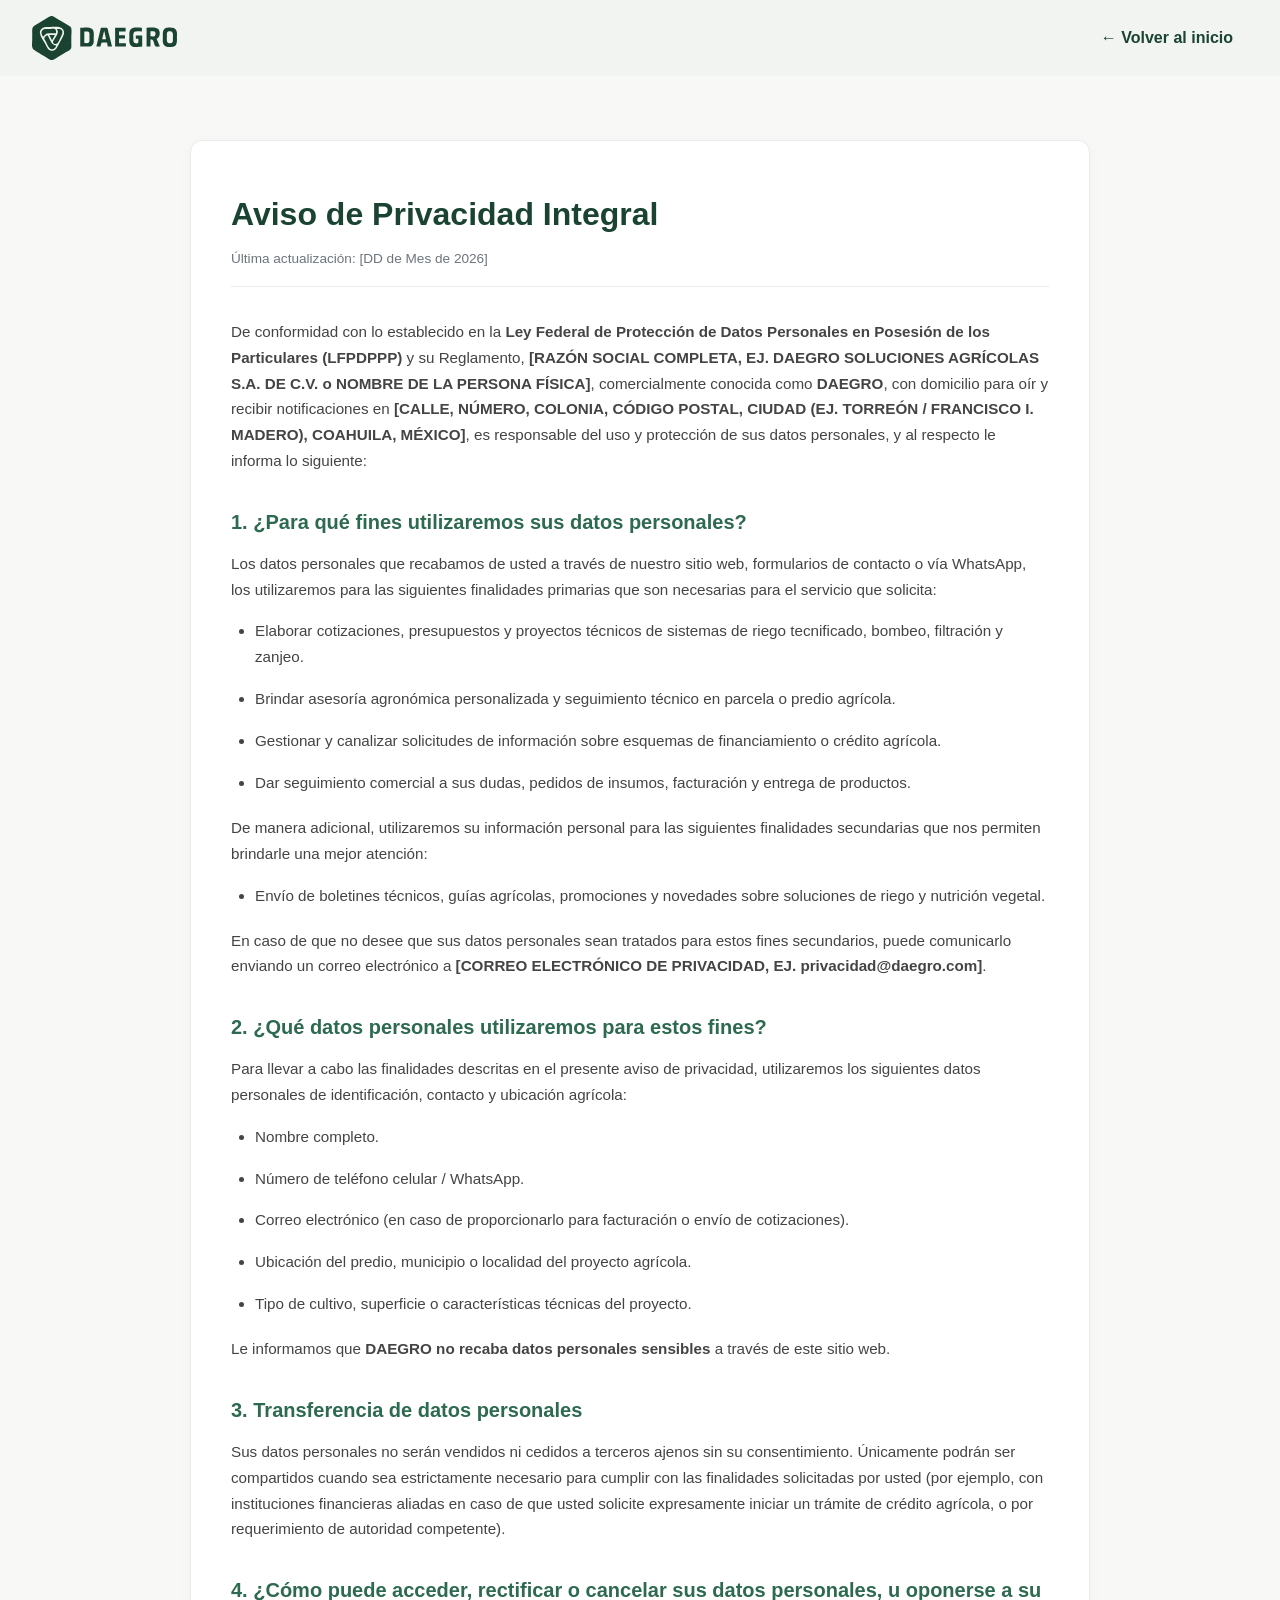
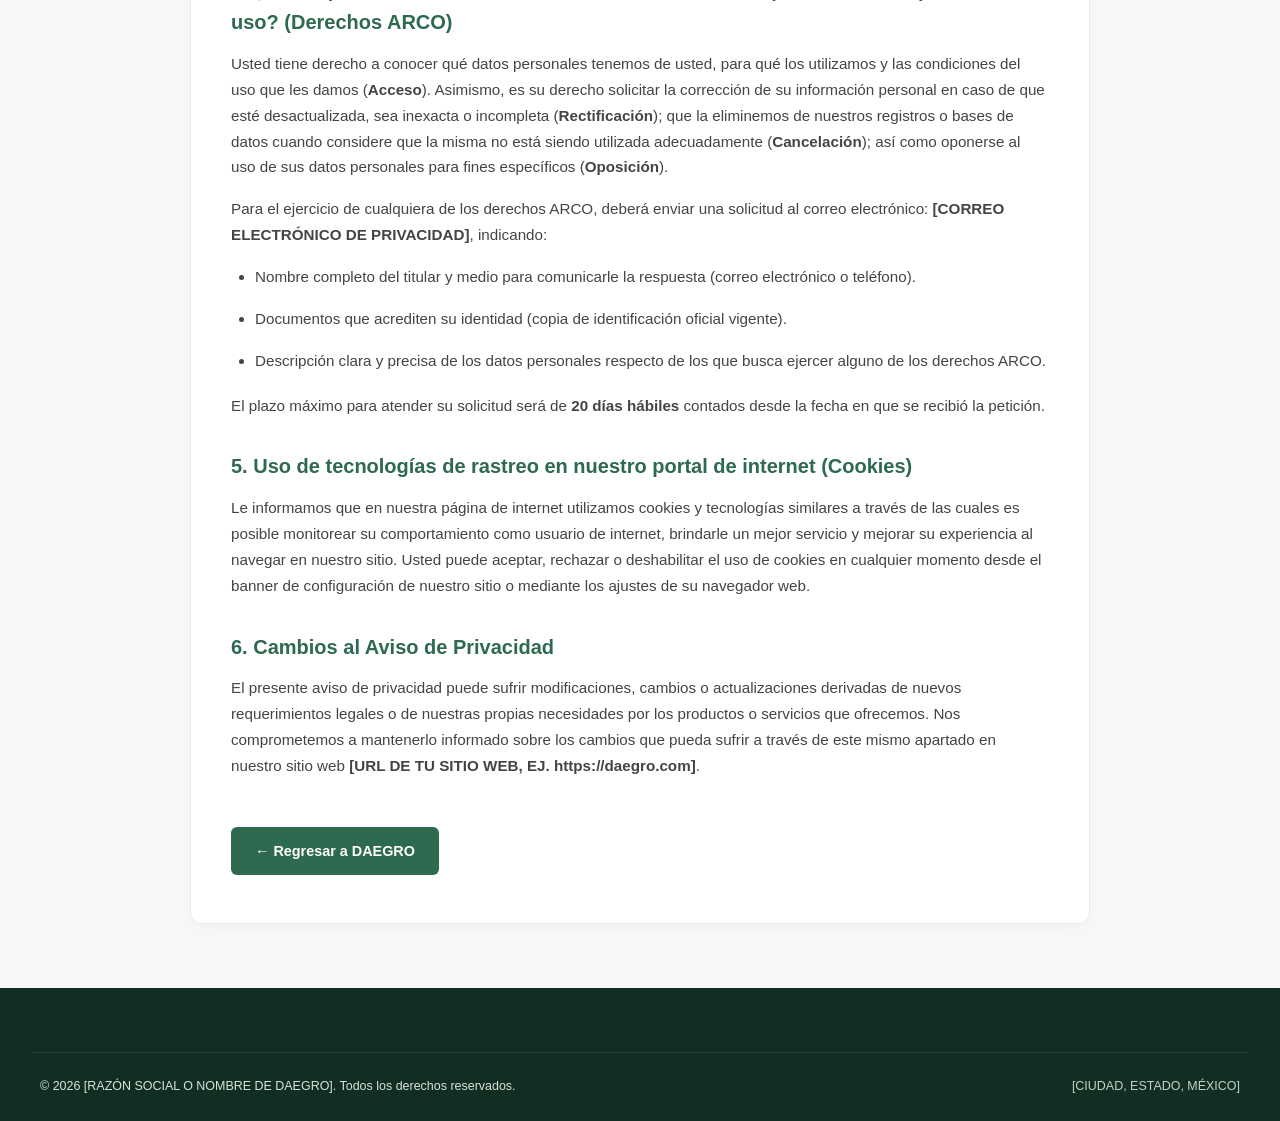
<file: legal/aviso-privacidad.html>
<!DOCTYPE html>
<html lang="es-MX">
<head>
    <meta charset="UTF-8">
    <meta name="viewport" content="width=device-width, initial-scale=1.0">
    <title>Aviso de Privacidad | DAEGRO</title>
    <meta name="robots" content="noindex, follow">
    <!-- Enlace a tu hoja de estilos principal subiendo un nivel -->
    <link rel="stylesheet" href="../assets/css/main.css">
    <link rel="icon" href="../assets/img/favicon/favicon.ico" sizes="32x32">
    <link rel="icon" href="../assets/img/favicon.svg" type="image/svg+xml">
    <link rel="apple-touch-icon" href="../assets/img/favicon/apple-touch-icon.png">
    <style>
        /* Estilos específicos para lectura cómoda de documentos legales */
        .contenedor-legal {
            max-width: 900px;
            margin: 4rem auto;
            padding: 3rem 2.5rem;
            background-color: #ffffff;
            border-radius: 12px;
            border: 1px solid #e9ecef;
            box-shadow: 0 4px 15px rgba(0, 0, 0, 0.03);
        }
        .contenedor-legal h1 {
            color: #1B4332;
            font-size: 2rem;
            margin-bottom: 0.5rem;
        }
        .fecha-actualizacion {
            color: #6c757d;
            font-size: 0.85rem;
            margin-bottom: 2rem;
            display: block;
            border-bottom: 1px solid #e9ecef;
            padding-bottom: 1rem;
        }
        .contenedor-legal h2 {
            color: #2D6A4F;
            font-size: 1.25rem;
            margin-top: 2rem;
            margin-bottom: 0.8rem;
        }
        .contenedor-legal p, .contenedor-legal li {
            color: #444444;
            font-size: 0.95rem;
            line-height: 1.7;
            margin-bottom: 1rem;
        }
        .contenedor-legal ul {
            padding-left: 1.5rem;
            margin-bottom: 1.2rem;
        }
        .btn-volver {
            display: inline-block;
            margin-top: 2rem;
            background-color: #2D6A4F;
            color: #ffffff;
            text-decoration: none;
            padding: 0.8rem 1.5rem;
            border-radius: 6px;
            font-weight: bold;
            font-size: 0.9rem;
            transition: background-color 0.2s;
        }
        .btn-volver:hover {
            background-color: #2D6A4F;
        }
        @media (max-width: 768px) {
            .contenedor-legal {
                margin: 2rem 1rem;
                padding: 2rem 1.5rem;
            }
        }
    </style>
</head>
<body>

    <header>
        <a href="../index.html">
            <!-- Ajusta el nombre de tu archivo de logo si es distinto -->
            <img src="../assets/img/favicon/logo.svg" alt="Logo DAEGRO" class="logo-sitio">
        </a>
        <nav>
            <ul>
                <li><a href="../index.html">← Volver al inicio</a></li>
            </ul>
        </nav>
    </header>

    <main class="contenedor-legal">
        <h1>Aviso de Privacidad Integral</h1>
        <span class="fecha-actualizacion">Última actualización: [DD de Mes de 2026]</span>

        <p>
            De conformidad con lo establecido en la <strong>Ley Federal de Protección de Datos Personales en Posesión de los Particulares (LFPDPPP)</strong> y su Reglamento, <strong>[RAZÓN SOCIAL COMPLETA, EJ. DAEGRO SOLUCIONES AGRÍCOLAS S.A. DE C.V. o NOMBRE DE LA PERSONA FÍSICA]</strong>, comercialmente conocida como <strong>DAEGRO</strong>, con domicilio para oír y recibir notificaciones en <strong>[CALLE, NÚMERO, COLONIA, CÓDIGO POSTAL, CIUDAD (EJ. TORREÓN / FRANCISCO I. MADERO), COAHUILA, MÉXICO]</strong>, es responsable del uso y protección de sus datos personales, y al respecto le informa lo siguiente:
        </p>

        <h2>1. ¿Para qué fines utilizaremos sus datos personales?</h2>
        <p>Los datos personales que recabamos de usted a través de nuestro sitio web, formularios de contacto o vía WhatsApp, los utilizaremos para las siguientes finalidades primarias que son necesarias para el servicio que solicita:</p>
        <ul>
            <li>Elaborar cotizaciones, presupuestos y proyectos técnicos de sistemas de riego tecnificado, bombeo, filtración y zanjeo.</li>
            <li>Brindar asesoría agronómica personalizada y seguimiento técnico en parcela o predio agrícola.</li>
            <li>Gestionar y canalizar solicitudes de información sobre esquemas de financiamiento o crédito agrícola.</li>
            <li>Dar seguimiento comercial a sus dudas, pedidos de insumos, facturación y entrega de productos.</li>
        </ul>
        <p>De manera adicional, utilizaremos su información personal para las siguientes finalidades secundarias que nos permiten brindarle una mejor atención:</p>
        <ul>
            <li>Envío de boletines técnicos, guías agrícolas, promociones y novedades sobre soluciones de riego y nutrición vegetal.</li>
        </ul>
        <p>En caso de que no desee que sus datos personales sean tratados para estos fines secundarios, puede comunicarlo enviando un correo electrónico a <strong>[CORREO ELECTRÓNICO DE PRIVACIDAD, EJ. privacidad@daegro.com]</strong>.</p>

        <h2>2. ¿Qué datos personales utilizaremos para estos fines?</h2>
        <p>Para llevar a cabo las finalidades descritas en el presente aviso de privacidad, utilizaremos los siguientes datos personales de identificación, contacto y ubicación agrícola:</p>
        <ul>
            <li>Nombre completo.</li>
            <li>Número de teléfono celular / WhatsApp.</li>
            <li>Correo electrónico (en caso de proporcionarlo para facturación o envío de cotizaciones).</li>
            <li>Ubicación del predio, municipio o localidad del proyecto agrícola.</li>
            <li>Tipo de cultivo, superficie o características técnicas del proyecto.</li>
        </ul>
        <p>Le informamos que <strong>DAEGRO no recaba datos personales sensibles</strong> a través de este sitio web.</p>

        <h2>3. Transferencia de datos personales</h2>
        <p>Sus datos personales no serán vendidos ni cedidos a terceros ajenos sin su consentimiento. Únicamente podrán ser compartidos cuando sea estrictamente necesario para cumplir con las finalidades solicitadas por usted (por ejemplo, con instituciones financieras aliadas en caso de que usted solicite expresamente iniciar un trámite de crédito agrícola, o por requerimiento de autoridad competente).</p>

        <h2>4. ¿Cómo puede acceder, rectificar o cancelar sus datos personales, u oponerse a su uso? (Derechos ARCO)</h2>
        <p>Usted tiene derecho a conocer qué datos personales tenemos de usted, para qué los utilizamos y las condiciones del uso que les damos (<strong>Acceso</strong>). Asimismo, es su derecho solicitar la corrección de su información personal en caso de que esté desactualizada, sea inexacta o incompleta (<strong>Rectificación</strong>); que la eliminemos de nuestros registros o bases de datos cuando considere que la misma no está siendo utilizada adecuadamente (<strong>Cancelación</strong>); así como oponerse al uso de sus datos personales para fines específicos (<strong>Oposición</strong>).</p>
        <p>Para el ejercicio de cualquiera de los derechos ARCO, deberá enviar una solicitud al correo electrónico: <strong>[CORREO ELECTRÓNICO DE PRIVACIDAD]</strong>, indicando:</p>
        <ul>
            <li>Nombre completo del titular y medio para comunicarle la respuesta (correo electrónico o teléfono).</li>
            <li>Documentos que acrediten su identidad (copia de identificación oficial vigente).</li>
            <li>Descripción clara y precisa de los datos personales respecto de los que busca ejercer alguno de los derechos ARCO.</li>
        </ul>
        <p>El plazo máximo para atender su solicitud será de <strong>20 días hábiles</strong> contados desde la fecha en que se recibió la petición.</p>

        <h2>5. Uso de tecnologías de rastreo en nuestro portal de internet (Cookies)</h2>
        <p>Le informamos que en nuestra página de internet utilizamos cookies y tecnologías similares a través de las cuales es posible monitorear su comportamiento como usuario de internet, brindarle un mejor servicio y mejorar su experiencia al navegar en nuestro sitio. Usted puede aceptar, rechazar o deshabilitar el uso de cookies en cualquier momento desde el banner de configuración de nuestro sitio o mediante los ajustes de su navegador web.</p>

        <h2>6. Cambios al Aviso de Privacidad</h2>
        <p>El presente aviso de privacidad puede sufrir modificaciones, cambios o actualizaciones derivadas de nuevos requerimientos legales o de nuestras propias necesidades por los productos o servicios que ofrecemos. Nos comprometemos a mantenerlo informado sobre los cambios que pueda sufrir a través de este mismo apartado en nuestro sitio web <strong>[URL DE TU SITIO WEB, EJ. https://daegro.com]</strong>.</p>

        <a href="../index.html" class="btn-volver">← Regresar a DAEGRO</a>
    </main>

    <footer>
        <div class="barra-derechos-footer" style="margin-top: 0;">
            <div class="contenido-derechos">
                <span>© 2026 [RAZÓN SOCIAL O NOMBRE DE DAEGRO]. Todos los derechos reservados.</span>
                <span class="direccion-f-pie">[CIUDAD, ESTADO, MÉXICO]</span>
            </div>
        </div>
    </footer>

</body>
</html>
</file>
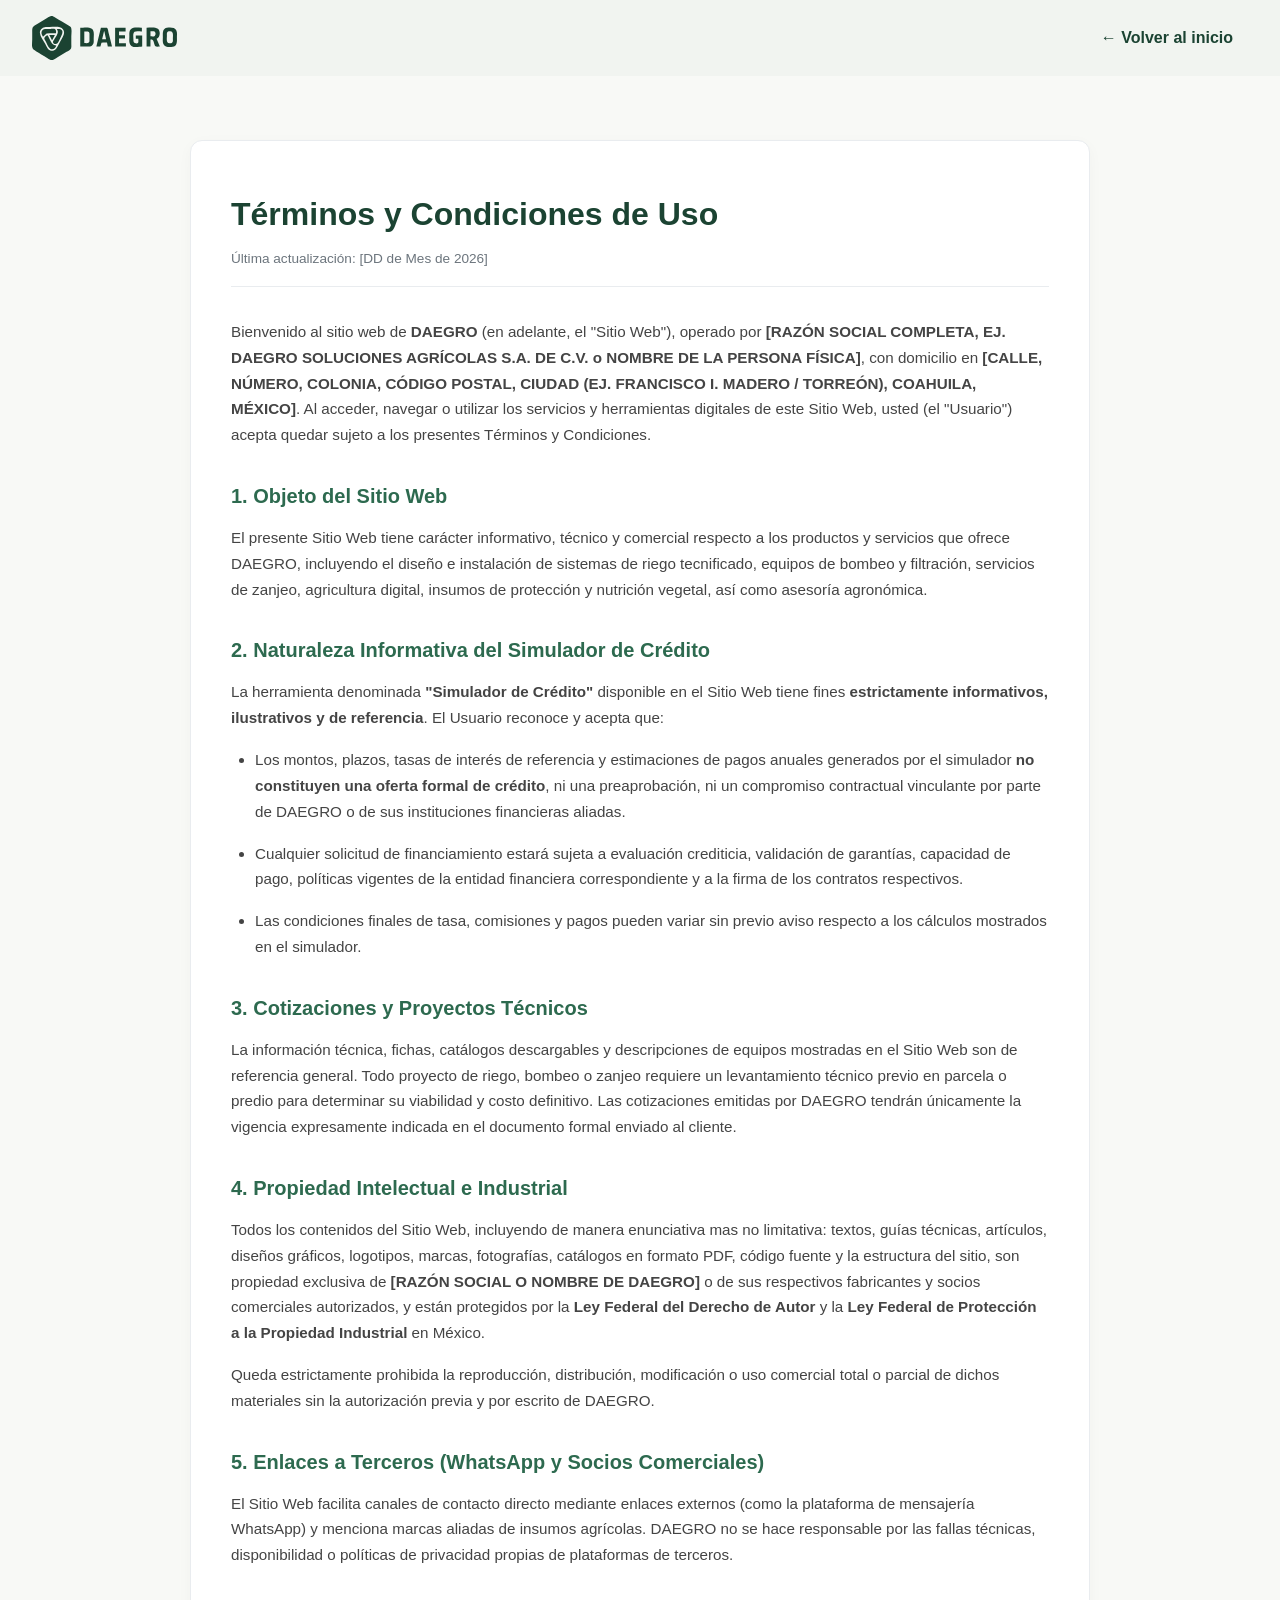
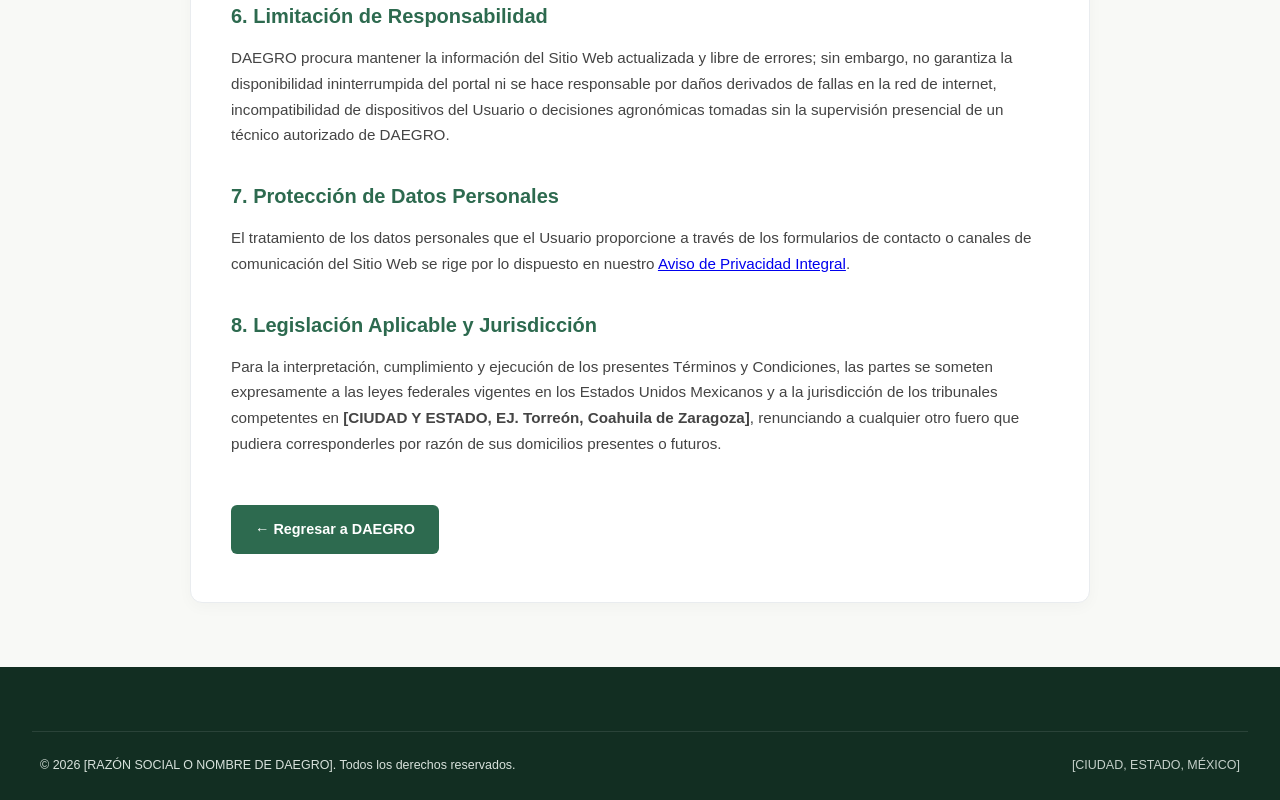
<file: legal/terminos-condiciones.html>
<!DOCTYPE html>
<html lang="es-MX">
<head>
    <meta charset="UTF-8">
    <meta name="viewport" content="width=device-width, initial-scale=1.0">
    <title>Términos y Condiciones | DAEGRO</title>
    <meta name="robots" content="noindex, follow">
    <link rel="stylesheet" href="../assets/css/main.css">
    <link rel="icon" href="../assets/img/favicon/favicon.ico" sizes="32x32">
    <link rel="icon" href="../assets/img/favicon.svg" type="image/svg+xml">
    <link rel="apple-touch-icon" href="../assets/img/favicon/apple-touch-icon.png">
    <style>
        /* Estilos compartidos para documentos legales */
        .contenedor-legal {
            max-width: 900px;
            margin: 4rem auto;
            padding: 3rem 2.5rem;
            background-color: #ffffff;
            border-radius: 12px;
            border: 1px solid #e9ecef;
            box-shadow: 0 4px 15px rgba(0, 0, 0, 0.03);
        }
        .contenedor-legal h1 {
            color: #1B4332;
            font-size: 2rem;
            margin-bottom: 0.5rem;
        }
        .fecha-actualizacion {
            color: #6c757d;
            font-size: 0.85rem;
            margin-bottom: 2rem;
            display: block;
            border-bottom: 1px solid #e9ecef;
            padding-bottom: 1rem;
        }
        .contenedor-legal h2 {
            color: #2D6A4F;
            font-size: 1.25rem;
            margin-top: 2rem;
            margin-bottom: 0.8rem;
        }
        .contenedor-legal p, .contenedor-legal li {
            color: #444444;
            font-size: 0.95rem;
            line-height: 1.7;
            margin-bottom: 1rem;
        }
        .contenedor-legal ul {
            padding-left: 1.5rem;
            margin-bottom: 1.2rem;
        }
        .btn-volver {
            display: inline-block;
            margin-top: 2rem;
            background-color: #2D6A4F;
            color: #ffffff;
            text-decoration: none;
            padding: 0.8rem 1.5rem;
            border-radius: 6px;
            font-weight: bold;
            font-size: 0.9rem;
            transition: background-color 0.2s;
        }
        .btn-volver:hover {
            background-color: #2D6A4F;
        }
        @media (max-width: 768px) {
            .contenedor-legal {
                margin: 2rem 1rem;
                padding: 2rem 1.5rem;
            }
        }
    </style>
</head>
<body>

    <header>
        <a href="../index.html">
            <!-- Ajusta el nombre o extensión de tu logo si es distinto -->
            <img src="../assets/img/favicon/logo.svg" alt="Logo DAEGRO" class="logo-sitio">
        </a>
        <nav>
            <ul>
                <li><a href="../index.html">← Volver al inicio</a></li>
            </ul>
        </nav>
    </header>

    <main class="contenedor-legal">
        <h1>Términos y Condiciones de Uso</h1>
        <span class="fecha-actualizacion">Última actualización: [DD de Mes de 2026]</span>

        <p>
            Bienvenido al sitio web de <strong>DAEGRO</strong> (en adelante, el "Sitio Web"), operado por <strong>[RAZÓN SOCIAL COMPLETA, EJ. DAEGRO SOLUCIONES AGRÍCOLAS S.A. DE C.V. o NOMBRE DE LA PERSONA FÍSICA]</strong>, con domicilio en <strong>[CALLE, NÚMERO, COLONIA, CÓDIGO POSTAL, CIUDAD (EJ. FRANCISCO I. MADERO / TORREÓN), COAHUILA, MÉXICO]</strong>. Al acceder, navegar o utilizar los servicios y herramientas digitales de este Sitio Web, usted (el "Usuario") acepta quedar sujeto a los presentes Términos y Condiciones.
        </p>

        <h2>1. Objeto del Sitio Web</h2>
        <p>
            El presente Sitio Web tiene carácter informativo, técnico y comercial respecto a los productos y servicios que ofrece DAEGRO, incluyendo el diseño e instalación de sistemas de riego tecnificado, equipos de bombeo y filtración, servicios de zanjeo, agricultura digital, insumos de protección y nutrición vegetal, así como asesoría agronómica.
        </p>

        <h2>2. Naturaleza Informativa del Simulador de Crédito</h2>
        <p>
            La herramienta denominada <strong>"Simulador de Crédito"</strong> disponible en el Sitio Web tiene fines <strong>estrictamente informativos, ilustrativos y de referencia</strong>. El Usuario reconoce y acepta que:
        </p>
        <ul>
            <li>Los montos, plazos, tasas de interés de referencia y estimaciones de pagos anuales generados por el simulador <strong>no constituyen una oferta formal de crédito</strong>, ni una preaprobación, ni un compromiso contractual vinculante por parte de DAEGRO o de sus instituciones financieras aliadas.</li>
            <li>Cualquier solicitud de financiamiento estará sujeta a evaluación crediticia, validación de garantías, capacidad de pago, políticas vigentes de la entidad financiera correspondiente y a la firma de los contratos respectivos.</li>
            <li>Las condiciones finales de tasa, comisiones y pagos pueden variar sin previo aviso respecto a los cálculos mostrados en el simulador.</li>
        </ul>

        <h2>3. Cotizaciones y Proyectos Técnicos</h2>
        <p>
            La información técnica, fichas, catálogos descargables y descripciones de equipos mostradas en el Sitio Web son de referencia general. Todo proyecto de riego, bombeo o zanjeo requiere un levantamiento técnico previo en parcela o predio para determinar su viabilidad y costo definitivo. Las cotizaciones emitidas por DAEGRO tendrán únicamente la vigencia expresamente indicada en el documento formal enviado al cliente.
        </p>

        <h2>4. Propiedad Intelectual e Industrial</h2>
        <p>
            Todos los contenidos del Sitio Web, incluyendo de manera enunciativa mas no limitativa: textos, guías técnicas, artículos, diseños gráficos, logotipos, marcas, fotografías, catálogos en formato PDF, código fuente y la estructura del sitio, son propiedad exclusiva de <strong>[RAZÓN SOCIAL O NOMBRE DE DAEGRO]</strong> o de sus respectivos fabricantes y socios comerciales autorizados, y están protegidos por la <strong>Ley Federal del Derecho de Autor</strong> y la <strong>Ley Federal de Protección a la Propiedad Industrial</strong> en México.
        </p>
        <p>
            Queda estrictamente prohibida la reproducción, distribución, modificación o uso comercial total o parcial de dichos materiales sin la autorización previa y por escrito de DAEGRO.
        </p>

        <h2>5. Enlaces a Terceros (WhatsApp y Socios Comerciales)</h2>
        <p>
            El Sitio Web facilita canales de contacto directo mediante enlaces externos (como la plataforma de mensajería WhatsApp) y menciona marcas aliadas de insumos agrícolas. DAEGRO no se hace responsable por las fallas técnicas, disponibilidad o políticas de privacidad propias de plataformas de terceros.
        </p>

        <h2>6. Limitación de Responsabilidad</h2>
        <p>
            DAEGRO procura mantener la información del Sitio Web actualizada y libre de errores; sin embargo, no garantiza la disponibilidad ininterrumpida del portal ni se hace responsable por daños derivados de fallas en la red de internet, incompatibilidad de dispositivos del Usuario o decisiones agronómicas tomadas sin la supervisión presencial de un técnico autorizado de DAEGRO.
        </p>

        <h2>7. Protección de Datos Personales</h2>
        <p>
            El tratamiento de los datos personales que el Usuario proporcione a través de los formularios de contacto o canales de comunicación del Sitio Web se rige por lo dispuesto en nuestro <a href="aviso-privacidad.html">Aviso de Privacidad Integral</a>.
        </p>

        <h2>8. Legislación Aplicable y Jurisdicción</h2>
        <p>
            Para la interpretación, cumplimiento y ejecución de los presentes Términos y Condiciones, las partes se someten expresamente a las leyes federales vigentes en los Estados Unidos Mexicanos y a la jurisdicción de los tribunales competentes en <strong>[CIUDAD Y ESTADO, EJ. Torreón, Coahuila de Zaragoza]</strong>, renunciando a cualquier otro fuero que pudiera corresponderles por razón de sus domicilios presentes o futuros.
        </p>

        <a href="../index.html" class="btn-volver">← Regresar a DAEGRO</a>
    </main>

    <footer>
        <div class="barra-derechos-footer" style="margin-top: 0;">
            <div class="contenido-derechos">
                <span>© 2026 [RAZÓN SOCIAL O NOMBRE DE DAEGRO]. Todos los derechos reservados.</span>
                <span class="direccion-f-pie">[CIUDAD, ESTADO, MÉXICO]</span>
            </div>
        </div>
    </footer>

</body>
</html>
</file>
<file: assets/css/main.css>
/* Configuración General y Portabilidad */
:root {
    /* 60% Dominante - Fondos */
    --bg-arena: #F8F9F6;
    --bg-blanco: #FFFFFF;
    --bg-header: #F1F4F0;

    /* 30% Secundario - Identidad Agrícola */
    --verde-oscuro: #122E22;      /* Topbar y Footer */
    --verde-bosque: #1B4332;      /* Títulos principales, Hero y contenedores */
    --verde-medio: #2D6A4F;       /* Hover y subtítulos */
    --verde-suave: #D8F3DC;       /* Fondos de badges e íconos */

    /* Apoyo Tecnológico - Agua y Precisión */
    --azul-agua: #0077B6;
    --azul-agua-hover: #005F92;
    --azul-claro: #E0F2FE;

    /* 10% Acento - Llamados a la Acción (CTA) */
    --ambar-cta: #E07A2E;
    --ambar-cta-hover: #C5651E;
    --ambar-suave: #FDECE0;

    /* Textos */
    --texto-principal: #1F2421;
    --texto-secundario: #4A5550;
}

* {
    margin: 0;
    padding: 0;
    box-sizing: border-box;
    font-family: 'Segoe UI', Tahoma, Geneva, Verdana, sans-serif;
}

body {
    background-color: var(--bg-arena);
    color: var(--texto-principal);
    line-height: 1.6;
}

html, body {
    max-width: 100%;
    overflow-x: hidden;
}

/* Enlace accesible para saltar al contenido */
.skip-link {
    position: absolute;
    left: -9999px;
    top: 0;
    background-color: var(--verde-bosque);
    color: #ffffff;
    padding: 0.75rem 1.25rem;
    font-weight: 700;
    text-decoration: none;
    z-index: 5000;
    border-radius: 0 0 8px 0;
}

.skip-link:focus {
    left: 0;
}

/* --- BARRA SUPERIOR INFORMATIVA --- */
.topbar {
    background-color: var(--verde-oscuro);
    color: #ffffff;
    font-size: 0.85rem;
    padding: 0.5rem 2rem;
    display: flex;
    justify-content: space-between;
    align-items: center;
    border-bottom: 1px solid rgba(255, 255, 255, 0.1);
}

.topbar-izq, .topbar-der {
    display: flex;
    align-items: center;
    gap: 15px;
}

.topbar-der a {
    color: #ffffff;
    text-decoration: none;
    transition: color 0.3s;
}

.topbar-der a:hover {
    color: var(--verde-suave);
}

.separador {
    opacity: 0.5;
}

@media (max-width: 600px) {
    .topbar {
        display: none;
    }
}

/* Encabezado y Navegación Global */
header {
    background-color: var(--bg-header);
    padding: 1rem 2rem;
    position: sticky;
    top: 0;
    z-index: 1000;
    display: flex;
    justify-content: space-between;
    align-items: center;
}

.logo-sitio {
    height: 44px;
    width: auto;
    display: block;
}

@media (max-width: 768px) {
    .logo-sitio {
        height: 36px;
    }
}

nav ul {
    display: flex;
    justify-content: center;
    list-style: none;
}

nav ul li {
    margin: 0 15px;
}

nav ul li a {
    color: var(--verde-bosque);
    text-decoration: none;
    font-weight: 600;
    transition: color 0.3s;
}

nav ul li a:hover {
    color: var(--azul-agua);
}

/* --- SECCIÓN PRINCIPAL / HERO --- */
#inicio {
    background: linear-gradient(rgba(18, 46, 34, 0.88), rgba(27, 67, 50, 0.82)),
            url('../img/hero-riego.jpg') no-repeat center center/cover;
    color: #ffffff;
    text-align: left;
    padding: 6rem 4rem;
    max-width: 100%;
    overflow: hidden;
}

.etiqueta-ubicacion {
    display: inline-block;
    background-color: rgba(255, 255, 255, 0.15);
    padding: 0.4rem 1.2rem;
    border-radius: 20px;
    font-size: 0.85rem;
    font-weight: 500;
    margin-bottom: 2rem;
    border: 1px solid rgba(255, 255, 255, 0.2);
}

#inicio h1 {
    font-size: 3.5rem;
    line-height: 1.1;
    margin-bottom: 1.5rem;
    font-weight: 700;
}

.texto-resaltado {
    color: #95D5B2;
    text-decoration: underline;
    text-underline-offset: 6px;
}

.descripcion-hero {
    font-size: 1.2rem;
    max-width: 750px;
    margin-bottom: 2.5rem;
    opacity: 0.95;
    line-height: 1.5;
}

.caracteristicas-hero {
    display: flex;
    gap: 15px;
    margin-bottom: 3rem;
    flex-wrap: wrap;
}

.item-caracteristica {
    background-color: rgba(255, 255, 255, 0.08);
    border: 1px solid rgba(255, 255, 255, 0.15);
    padding: 0.7rem 1.2rem;
    border-radius: 8px;
    font-size: 0.9rem;
    backdrop-filter: blur(5px);
}

.botones-hero {
    display: flex;
    gap: 20px;
    flex-wrap: wrap;
}

.boton-verde,
.boton-esquema,
.boton-asesor-parcela,
.boton-tramitar-credito {
    display: inline-block;
    text-align: center;
    text-decoration: none;
    box-sizing: border-box;
}

.boton-verde {
    background-color: var(--ambar-cta);
    color: #ffffff;
    border: none;
    padding: 0.9rem 2rem;
    font-size: 1rem;
    font-weight: bold;
    border-radius: 6px;
    cursor: pointer;
    transition: background-color 0.2s, transform 0.2s;
}

.boton-verde:hover {
    background-color: var(--ambar-cta-hover);
    transform: translateY(-2px);
}

.boton-esquema {
    background-color: rgba(255, 255, 255, 0.12);
    color: #ffffff;
    border: 1px solid rgba(255, 255, 255, 0.5);
    padding: 0.9rem 2rem;
    font-size: 1rem;
    font-weight: bold;
    border-radius: 6px;
    cursor: pointer;
    transition: background-color 0.3s, transform 0.2s;
}

.boton-esquema:hover {
    background-color: rgba(255, 255, 255, 0.22);
    transform: translateY(-2px);
}

@media (max-width: 768px) {
    #inicio {
        padding: 4rem 1.5rem;
        text-align: center;
    }
    #inicio h1 { font-size: 2.2rem; }
    .caracteristicas-hero { justify-content: center; }
    .botones-hero { flex-direction: column; width: 100%; }
    .boton-verde, .boton-esquema { width: 100%; text-align: center; }
}

/* ==========================================================================
   SECCIÓN SERVICIOS (DIFERENCIA COMPETITIVA)
   ========================================================================== */
#servicios {
    padding: 5rem 2rem;
    background-color: var(--bg-arena);
    text-align: center;
}

.contenedor-servicios-encabezado {
    max-width: 800px;
    margin: 0 auto 3.5rem auto;
}

.subtitulo-competitiva {
    display: inline-block;
    color: var(--verde-medio);
    font-size: 0.85rem;
    text-transform: uppercase;
    font-weight: bold;
    letter-spacing: 2px;
    background-color: var(--verde-suave);
    padding: 0.4rem 1rem;
    border-radius: 15px;
    margin-bottom: 1rem;
}

#servicios h2 {
    color: var(--verde-bosque);
    font-size: 2.2rem;
    line-height: 1.2;
    margin-bottom: 1.2rem;
    font-weight: 700;
}

.descripcion-servicios {
    color: #555555;
    font-size: 1.05rem;
    line-height: 1.6;
}

.cuadricula-servicios {
    display: grid;
    grid-template-columns: repeat(auto-fit, minmax(240px, 1fr));
    gap: 25px;
    max-width: 1200px;
    margin: 0 auto;
}

.tarjeta-servicio {
    background-color: #ffffff;
    padding: 2.5rem 2rem;
    border-radius: 12px;
    text-align: left;
    box-shadow: 0 4px 15px rgba(0, 0, 0, 0.03);
    border: 1px solid rgba(0, 0, 0, 0.04);
    transition: transform 0.3s ease, box-shadow 0.3s ease;
}

.tarjeta-servicio:hover {
    transform: translateY(-5px);
    box-shadow: 0 8px 25px rgba(123, 44, 191, 0.08);
}

.icono-servicio {
    font-size: 2rem;
    margin-bottom: 1.2rem;
    display: inline-block;
    background-color: rgba(123, 44, 191, 0.06);
    padding: 0.5rem 0.8rem;
    border-radius: 8px;
}

.tarjeta-servicio h3 {
    color: var(--verde-bosque);
    font-size: 1.3rem;
    margin-bottom: 0.8rem;
    font-weight: 700;
}

.tarjeta-servicio p {
    color: #555555;
    font-size: 0.95rem;
    line-height: 1.6;
}

@media (max-width: 768px) {
    #servicios { padding: 4rem 1.5rem; }
    #servicios h2 { font-size: 1.8rem; }
    .tarjeta-servicio { text-align: center; padding: 2rem 1.5rem; }
}

/* ==========================================================================
   SUBSECCIÓN: PROCESOS TÉCNICOS DAEGRO
   ========================================================================== */
.contenedor-procesos-tecnicos {
    background-color: var(--verde-bosque);
    padding: 4rem 2rem;
    margin-top: 4rem;
    border-radius: 16px;
    display: grid;
    grid-template-columns: repeat(auto-fit, minmax(280px, 1fr));
    gap: 30px;
    max-width: 1200px;
    margin-left: auto;
    margin-right: auto;
    text-align: left;
}

.tarjeta-proceso {
    background-color: #ffffff;
    padding: 2.5rem 2rem;
    border-radius: 12px;
    position: relative;
    box-shadow: 0 10px 30px rgba(0, 0, 0, 0.2);
    display: flex;
    flex-direction: column;
}

.tarjeta-proceso.destacada {
    border: 2px solid var(--ambar-cta);
}

.badge-destacado {
    position: absolute;
    top: -12px;
    right: 20px;
    background-color: var(--ambar-cta);
    color: #ffffff;
    font-size: 0.75rem;
    font-weight: bold;
    text-transform: uppercase;
    padding: 0.3rem 0.8rem;
    border-radius: 4px;
    letter-spacing: 1px;
}

.icono-proceso {
    font-size: 1.8rem;
    margin-bottom: 1rem;
}

.tarjeta-proceso h3 {
    color: var(--verde-bosque);
    font-size: 1.25rem;
    margin-bottom: 1rem;
    font-weight: 700;
}

.desc-proceso-principal {
    color: #555555;
    font-size: 0.9rem;
    line-height: 1.5;
    margin-bottom: 1.5rem;
}

.lista-proceso-vinetas {
    list-style: none;
    padding: 0;
    margin-bottom: 1.5rem;
}

.lista-proceso-vinetas li {
    position: relative;
    padding-left: 20px;
    font-size: 0.85rem;
    color: #444444;
    margin-bottom: 0.6rem;
    line-height: 1.4;
}

.lista-proceso-vinetas li::before {
    content: "•";
    position: absolute;
    left: 0;
    color: var(--verde-medio);
    font-size: 1.3rem;
    top: -2px;
}

.enlace-proceso-accion {
    color: var(--azul-agua);
    text-decoration: none;
    font-weight: bold;
    font-size: 0.9rem;
    margin-top: auto;
    transition: color 0.2s;
}

.enlace-proceso-accion:hover {
    color: var(--azul-agua-hover);
    text-decoration: underline;
}

@media (max-width: 768px) {
    .contenedor-procesos-tecnicos {
        padding: 2rem 1rem;
        border-radius: 8px;
    }
    .tarjeta-proceso {
        padding: 2rem 1.5rem;
    }
}

/* ==========================================================================
   SECCIÓN: SISTEMAS DE RIEGO TECNIFICADO
   ========================================================================== */
#riego {
    padding: 5rem 2rem;
    background-color: var(--bg-blanco);
    text-align: center;
}

.contenedor-riego-encabezado {
    max-width: 800px;
    margin: 0 auto 3.5rem auto;
}

.subtitulo-eficiencia {
    display: inline-block;
    color: var(--verde-medio);
    font-size: 0.85rem;
    text-transform: uppercase;
    font-weight: bold;
    letter-spacing: 2px;
    background-color: var(--verde-suave);
    padding: 0.4rem 1rem;
    border-radius: 15px;
    margin-bottom: 1rem;
}

#riego h2 {
    color: var(--verde-bosque);
    font-size: 2.2rem;
    font-weight: 700;
    margin-bottom: 1.2rem;
}

.descripcion-riego {
    color: #555555;
    font-size: 1.05rem;
    line-height: 1.6;
}

.cuadricula-riego {
    display: grid;
    grid-template-columns: repeat(auto-fit, minmax(300px, 1fr));
    gap: 30px;
    max-width: 1200px;
    margin: 0 auto;
}

.tarjeta-riego-tecnico {
    background-color: #ffffff;
    padding: 2.5rem 2rem;
    border-radius: 12px;
    text-align: left;
    border: 1px solid #e9ecef;
    box-shadow: 0 4px 12px rgba(0, 0, 0, 0.02);
    display: flex;
    flex-direction: column;
    transition: transform 0.3s ease, box-shadow 0.3s ease;
}

.tarjeta-riego-tecnico:hover {
    transform: translateY(-4px);
    box-shadow: 0 10px 25px rgba(36, 0, 70, 0.06);
}

.header-tarjeta-riego {
    display: flex;
    justify-content: space-between;
    align-items: center;
    margin-bottom: 1.5rem;
}

.icono-riego-item {
    font-size: 1.5rem;
    padding: 0.4rem 0.6rem;
    border-radius: 8px;
    background-color: #f1f3f5;
}

.azul-claro { background-color: rgba(33, 150, 243, 0.08); }
.morado-claro { background-color: rgba(123, 44, 191, 0.08); }
.azul-mar { background-color: rgba(0, 180, 216, 0.08); }
.verde-claro { background-color: rgba(0, 122, 77, 0.08); }
.azul-oscuro { background-color: rgba(36, 0, 70, 0.08); }
.naranja-claro { background-color: rgba(255, 183, 3, 0.08); }

.badge-tecnico {
    background-color: #f8f9fa;
    color: #495057;
    font-size: 0.75rem;
    font-weight: 600;
    padding: 0.3rem 0.8rem;
    border-radius: 6px;
    border: 1px solid #e9ecef;
}

.tarjeta-riego-tecnico h3 {
    color: var(--verde-bosque);
    font-size: 1.3rem;
    font-weight: 700;
    margin-bottom: 0.8rem;
}

.tarjeta-riego-tecnico p {
    color: #555555;
    font-size: 0.9rem;
    line-height: 1.6;
    margin-bottom: 1.5rem;
}

.enlace-riego-tecnico {
    color: var(--azul-agua);
    text-decoration: none;
    font-weight: bold;
    font-size: 0.9rem;
    margin-top: auto;
    transition: color 0.2s;
}

.enlace-riego-tecnico:hover {
    color: var(--azul-agua-hover);
    text-decoration: underline;
}

@media (max-width: 768px) {
    #riego { padding: 4rem 1.5rem; }
    #riego h2 { font-size: 1.8rem; }
    .tarjeta-riego-tecnico { padding: 2rem 1.5rem; }
}

/* ==========================================================================
   SECCIÓN: SISTEMAS DE BOMBEO Y FILTRACIÓN
   ========================================================================== */
#bombeo {
    padding: 5rem 2rem;
    background-color: var(--bg-arena);
    text-align: center;
}

.contenedor-bombeo-encabezado {
    max-width: 900px;
    margin: 0 auto 3.5rem auto;
    text-align: left;
}

.subtitulo-corazon {
    display: inline-block;
    color: var(--verde-medio);
    font-size: 0.85rem;
    text-transform: uppercase;
    font-weight: bold;
    letter-spacing: 2px;
    margin-bottom: 0.8rem;
}

#bombeo h2 {
    color: var(--verde-bosque);
    font-size: 2.2rem;
    font-weight: 700;
    line-height: 1.2;
    margin-bottom: 1.2rem;
}

.descripcion-bombeo {
    color: #555555;
    font-size: 1.05rem;
    line-height: 1.6;
}

.cuadricula-bombeo {
    display: grid;
    grid-template-columns: repeat(auto-fit, minmax(300px, 1fr));
    gap: 30px;
    max-width: 1200px;
    margin: 0 auto;
}

.tarjeta-bombeo-tecnico {
    background-color: #ffffff;
    padding: 2.5rem 2rem;
    border-radius: 12px;
    text-align: left;
    box-shadow: 0 4px 15px rgba(0, 0, 0, 0.02);
    border: 1px solid #e9ecef;
    display: flex;
    flex-direction: column;
}

.icono-bombeo-cabecera {
    font-size: 1.5rem;
    margin-bottom: 1.5rem;
    display: inline-block;
    background-color: rgba(157, 78, 221, 0.08);
    padding: 0.4rem 0.6rem;
    border-radius: 8px;
    width: fit-content;
}

.tarjeta-bombeo-tecnico h3 {
    color: var(--verde-bosque);
    font-size: 1.3rem;
    font-weight: 700;
    margin-bottom: 1.5rem;
}

.lista-bombeo-check {
    list-style: none;
    padding: 0;
    margin: 0;
}

.lista-bombeo-check li {
    position: relative;
    padding-left: 25px;
    font-size: 0.95rem;
    color: #444444;
    margin-bottom: 1rem;
    line-height: 1.5;
}

.lista-bombeo-check li::before {
    content: "✓";
    position: absolute;
    left: 0;
    top: 0;
    color: var(--azul-agua);
    font-weight: bold;
    font-size: 1.1rem;
}

@media (max-width: 768px) {
    #bombeo { padding: 4rem 1.5rem; }
    .contenedor-bombeo-encabezado { text-align: center; }
    #bombeo h2 { font-size: 1.8rem; }
    .tarjeta-bombeo-tecnico { padding: 2rem 1.5rem; }
}

/* ==========================================================================
   SECCIÓN: AUTOMATIZACIÓN Y AGRICULTURA DIGITAL
   ========================================================================== */
#automatizacion {
    padding: 5rem 2rem;
    background-color: var(--bg-blanco);
}

.contenedor-dos-columnas {
    display: flex;
    gap: 50px;
    max-width: 1200px;
    margin: 0 auto;
    align-items: center;
    flex-wrap: wrap;
}

.columna-info-automatizacion, .columna-panel-simulador {
    flex: 1;
    min-width: 300px;
}

.subtitulo-digital {
    display: inline-block;
    color: var(--verde-medio);
    font-size: 0.85rem;
    text-transform: uppercase;
    font-weight: bold;
    letter-spacing: 2px;
    background-color: var(--verde-suave);
    padding: 0.4rem 1rem;
    border-radius: 15px;
    margin-bottom: 1rem;
}

.columna-info-automatizacion h2 {
    color: var(--verde-bosque);
    font-size: 2.2rem;
    font-weight: 700;
    line-height: 1.2;
    margin-bottom: 1.2rem;
}

.desc-automatizacion {
    color: #555555;
    font-size: 1.05rem;
    line-height: 1.6;
    margin-bottom: 2.5rem;
}

.lista-caracteristicas-digitales {
    display: flex;
    flex-direction: column;
    gap: 20px;
}

.item-digital {
    display: flex;
    gap: 15px;
    align-items: flex-start;
}

.icono-digital-circulo {
    font-size: 1.3rem;
    background-color: var(--azul-agua);
    color: #ffffff;
    width: 45px;
    height: 45px;
    display: flex;
    justify-content: center;
    align-items: center;
    border-radius: 50%;
    flex-shrink: 0;
}

.item-digital h3 {
    color: var(--verde-bosque);
    font-size: 1.1rem;
    font-weight: 700;
    margin-bottom: 0.3rem;
}

.item-digital p {
    color: #555555;
    font-size: 0.9rem;
    line-height: 1.4;
}

/* --- INTERFAZ GRÁFICA DEL MONITOR DIGITAL --- */
.interfaz-monitor {
    background: linear-gradient(135deg, #005F92, #1B4332);
    color: #ffffff;
    padding: 2.5rem;
    border-radius: 20px;
    box-shadow: 0 15px 35px rgba(36, 0, 70, 0.2);
}

.monitor-header {
    display: flex;
    justify-content: space-between;
    align-items: center;
    margin-bottom: 2rem;
    border-bottom: 1px solid rgba(255, 255, 255, 0.12);
    padding-bottom: 1rem;
}

.monitor-tag {
    font-size: 0.8rem;
    opacity: 0.88;
    text-transform: uppercase;
    letter-spacing: 1px;
}

.monitor-header h3 {
    font-size: 1.4rem;
    font-weight: 600;
}

.punto-en-linea {
    width: 12px;
    height: 12px;
    background-color: #00b4d8;
    border-radius: 50%;
    box-shadow: 0 0 10px #00b4d8;
}

.monitor-tarjetas-datos {
    display: flex;
    gap: 15px;
    margin-bottom: 2rem;
}

.subtarjeta-dato {
    background-color: rgba(255, 255, 255, 0.08);
    border: 1px solid rgba(255, 255, 255, 0.14);
    padding: 1.2rem;
    border-radius: 10px;
    flex: 1;
}

.subtarjeta-dato p {
    font-size: 0.82rem;
    opacity: 0.9;
}

.valor-dato {
    display: block;
    font-size: 1.8rem;
    font-weight: bold;
    margin: 0.3rem 0;
}

.rango-optimo {
    color: #69f0ae !important;
    font-weight: 600;
    opacity: 1 !important;
}

.estado-bomba {
    font-size: 0.8rem !important;
    opacity: 0.85;
}

.monitor-progreso-seccion {
    margin-bottom: 2rem;
}

.progreso-texto {
    display: flex;
    justify-content: space-between;
    font-size: 0.85rem;
    margin-bottom: 0.5rem;
    opacity: 0.95;
}

.barra-fondo-progreso {
    width: 100%;
    height: 8px;
    background-color: rgba(255, 255, 255, 0.18);
    border-radius: 4px;
    overflow: hidden;
}

.barra-llena-progreso {
    width: 75%;
    height: 100%;
    background: linear-gradient(90deg, #0077B6, #52B788);
    border-radius: 4px;
}

.monitor-nota-pie {
    font-size: 0.85rem;
    font-style: italic;
    opacity: 0.9;
    line-height: 1.4;
    border-left: 2px solid #52B788;
    padding-left: 10px;
    margin-bottom: 1.5rem;
}

.enlace-panel-vivo {
    display: inline-block;
    color: #90E0EF;
    font-weight: 700;
    font-size: 0.92rem;
    text-decoration: none;
    border: 1px solid rgba(144, 224, 239, 0.45);
    padding: 0.55rem 1rem;
    border-radius: 6px;
    transition: background-color 0.2s, color 0.2s;
}

.enlace-panel-vivo:hover {
    background-color: rgba(255, 255, 255, 0.12);
    color: #ffffff;
}

@media (max-width: 900px) {
    .contenedor-dos-columnas { flex-direction: column; gap: 35px; }
    .columna-info-automatizacion h2 { font-size: 1.8rem; }
    .interfaz-monitor { padding: 1.5rem; }
    .monitor-tarjetas-datos { flex-direction: column; }
}

/* ==========================================================================
   SECCIÓN: PROTECCIÓN Y NUTRICIÓN DE CULTIVOS
   ========================================================================== */
#proteccion {
    padding: 5rem 2rem;
    background-color: var(--bg-arena);
    text-align: center;
}

.contenedor-proteccion-encabezado {
    max-width: 850px;
    margin: 0 auto 3.5rem auto;
}

.subtitulo-sanidad {
    display: inline-block;
    color: var(--verde-medio);
    font-size: 0.85rem;
    text-transform: uppercase;
    font-weight: bold;
    letter-spacing: 2px;
    background-color: var(--verde-suave);
    padding: 0.4rem 1rem;
    border-radius: 15px;
    margin-bottom: 1rem;
}

#proteccion h2 {
    color: var(--verde-bosque);
    font-size: 2.2rem;
    font-weight: 700;
    margin-bottom: 1.2rem;
}

.descripcion-proteccion {
    color: #555555;
    font-size: 1.05rem;
    line-height: 1.6;
}

.bloque-marcas-socias {
    background-color: #ffffff;
    padding: 2.5rem 2rem;
    border-radius: 16px;
    border: 1px solid #e9ecef;
    max-width: 1200px;
    margin: 0 auto 4rem auto;
    box-shadow: 0 4px 15px rgba(0, 0, 0, 0.01);
}

.titulo-marcas {
    color: #596168;
    font-size: 0.85rem;
    font-weight: bold;
    text-transform: uppercase;
    letter-spacing: 1.5px;
    margin-bottom: 2rem;
}

.cuadricula-marcas {
    display: grid;
    grid-template-columns: repeat(auto-fit, minmax(180px, 1fr));
    gap: 20px;
}

.tarjeta-marca {
    background-color: #f8f9fa;
    padding: 1.5rem 1rem;
    border-radius: 10px;
    border: 1px solid #e9ecef;
    transition: transform 0.2s, border-color 0.2s;
}

.tarjeta-marca:hover {
    transform: translateY(-2px);
    background-color: #ffffff;
    border-color: var(--verde-medio);
}

.icono-marca-v {
    font-size: 1.4rem;
    display: block;
    margin-bottom: 0.5rem;
}

.tarjeta-marca h4 {
    color: var(--verde-bosque);
    font-size: 1rem;
    font-weight: 700;
    margin-bottom: 0.2rem;
}

.tarjeta-marca p {
    color: #596168;
    font-size: 0.8rem;
}

.cuadricula-insumos {
    display: grid;
    grid-template-columns: repeat(auto-fit, minmax(260px, 1fr));
    gap: 25px;
    max-width: 1200px;
    margin: 0 auto;
}

.tarjeta-insumo {
    background-color: #ffffff;
    padding: 2rem 1.8rem;
    border-radius: 12px;
    text-align: left;
    border: 1px solid #e9ecef;
    box-shadow: 0 4px 12px rgba(0, 0, 0, 0.01);
    transition: transform 0.3s, box-shadow 0.3s;
}

.tarjeta-insumo:hover {
    transform: translateY(-4px);
    box-shadow: 0 10px 20px rgba(36, 0, 70, 0.04);
}

.tarjeta-insumo h3 {
    color: var(--verde-bosque);
    font-size: 1.2rem;
    font-weight: 700;
    margin-bottom: 0.8rem;
}

.tarjeta-insumo p {
    color: #555555;
    font-size: 0.9rem;
    line-height: 1.5;
}

@media (max-width: 768px) {
    #proteccion { padding: 4rem 1.5rem; }
    #proteccion h2 { font-size: 1.8rem; }
    .bloque-marcas-socias { padding: 1.5rem 1rem; }
    .tarjeta-insumo { padding: 1.5rem; }
}

/* ==========================================================================
   SECCIÓN: ASESORÍA AGRONÓMICA
   ========================================================================== */
#asesoria {
    padding: 5rem 2rem;
    background-color: #ffffff;
}

.bloque-tarjeta-asesoria {
    background: linear-gradient(135deg, #1B4332, #2D6A4F);
    color: #ffffff;
    padding: 4rem;
    border-radius: 20px;
    max-width: 1200px;
    margin: 0 auto;
    text-align: left;
    box-shadow: 0 10px 30px rgba(90, 24, 154, 0.15);
}

.badge-acompanamiento {
    display: inline-block;
    background-color: rgba(255, 255, 255, 0.2);
    color: #ffffff;
    font-size: 0.8rem;
    font-weight: bold;
    text-transform: uppercase;
    padding: 0.4rem 1.2rem;
    border-radius: 20px;
    margin-bottom: 1.5rem;
    letter-spacing: 1px;
}

.bloque-tarjeta-asesoria h2 {
    font-size: 2.5rem;
    font-weight: 700;
    margin-bottom: 1.5rem;
    line-height: 1.2;
}

.desc-asesoria {
    font-size: 1.1rem;
    max-width: 800px;
    line-height: 1.6;
    opacity: 0.95;
    margin-bottom: 2.5rem;
}

.cuadricula-checks-asesoria {
    display: grid;
    grid-template-columns: repeat(auto-fit, minmax(280px, 1fr));
    gap: 15px 30px;
    max-width: 800px;
    margin-bottom: 3rem;
}

.check-asesoria-item {
    font-size: 1rem;
    font-weight: 600;
    display: flex;
    align-items: center;
    gap: 10px;
}

.check-asesoria-item::first-letter {
    color: #95D5B2;
    font-weight: bold;
}

.boton-asesor-parcela {
    background-color: #ffffff;
    color: var(--verde-bosque);
    border: none;
    padding: 1rem 2rem;
    font-size: 1rem;
    font-weight: bold;
    border-radius: 8px;
    cursor: pointer;
    box-shadow: 0 4px 15px rgba(0, 0, 0, 0.1);
    transition: transform 0.2s, background-color 0.2s;
}

.boton-asesor-parcela:hover {
    background-color: #f1f3f5;
    transform: translateY(-2px);
}

@media (max-width: 768px) {
    #asesoria { padding: 4rem 1.5rem; }
    .bloque-tarjeta-asesoria { padding: 2.5rem 1.5rem; }
    .bloque-tarjeta-asesoria h2 { font-size: 1.8rem; }
    .desc-asesoria { font-size: 1rem; }
    .cuadricula-checks-asesoria { grid-template-columns: 1fr; gap: 15px; }
    .boton-asesor-parcela { width: 100%; text-align: center; }
}

/* ==========================================================================
   SECCIÓN: CRÉDITO Y SIMULADOR FINANCIERO
   ========================================================================== */
#credito {
    padding: 5rem 2rem;
    background-color: var(--bg-blanco);
}

.contenedor-credito-encabezado {
    max-width: 800px;
    margin: 0 auto 3.5rem auto;
    text-align: center;
}

.subtitulo-alianza {
    display: inline-block;
    color: var(--verde-medio);
    font-size: 0.85rem;
    text-transform: uppercase;
    font-weight: bold;
    letter-spacing: 2px;
    background-color: var(--verde-suave);
    padding: 0.4rem 1rem;
    border-radius: 15px;
    margin-bottom: 1rem;
}

#credito h2 {
    color: var(--verde-bosque);
    font-size: 2.2rem;
    font-weight: 700;
    margin-bottom: 1.2rem;
}

.descripcion-credito {
    color: #555555;
    font-size: 1.05rem;
    line-height: 1.6;
}

.contenedor-dos-columnas-credito {
    display: flex;
    gap: 40px;
    max-width: 1200px;
    margin: 0 auto;
    align-items: flex-start;
    flex-wrap: wrap;
}

.columna-tarjetas-beneficios, .columna-simulador-calculadora {
    flex: 1;
    min-width: 300px;
}

.tarjeta-beneficio-credito {
    display: flex;
    gap: 20px;
    background-color: #ffffff;
    padding: 1.5rem 1.8rem;
    border-radius: 12px;
    border: 1px solid #e9ecef;
    margin-bottom: 1.5rem;
    box-shadow: 0 4px 10px rgba(0, 0, 0, 0.01);
}

.icono-credito-b {
    font-size: 1.3rem;
    background-color: var(--azul-claro);
    color: var(--azul-agua);
    width: 45px;
    height: 45px;
    display: flex;
    justify-content: center;
    align-items: center;
    border-radius: 10px;
    flex-shrink: 0;
    font-weight: bold;
}

.tarjeta-beneficio-credito h3 {
    color: var(--verde-bosque);
    font-size: 1.1rem;
    font-weight: 700;
    margin-bottom: 0.4rem;
}

.tarjeta-beneficio-credito p {
    color: #555555;
    font-size: 0.9rem;
    line-height: 1.5;
}

.caja-simulador {
    background-color: #ffffff;
    border: 1px solid #e9ecef;
    border-radius: 16px;
    padding: 2.5rem;
    box-shadow: 0 10px 30px rgba(36, 0, 70, 0.04);
}

.header-simulador {
    display: flex;
    justify-content: space-between;
    align-items: center;
    margin-bottom: 2rem;
}

.header-simulador h3 {
    color: var(--verde-bosque);
    font-size: 1.25rem;
    font-weight: 700;
}

.icono-calculadora-p {
    font-size: 1.2rem;
    color: var(--azul-agua);
}

.control-slider {
    margin-bottom: 2rem;
}

.labels-slider {
    display: flex;
    justify-content: space-between;
    align-items: baseline;
    gap: 10px;
    font-size: 0.95rem;
    font-weight: 600;
    color: #444444;
    margin-bottom: 0.6rem;
}

.valor-resaltado-simulador {
    color: var(--azul-agua);
    font-size: 1.1rem;
    font-weight: bold;
}

.control-slider input[type="range"] {
    width: 100%;
    -webkit-appearance: none;
    appearance: none;
    height: 6px;
    background: #e9ecef;
    border-radius: 4px;
    outline: none;
}

.control-slider input[type="range"]:focus-visible {
    outline: 3px solid var(--azul-agua);
    outline-offset: 4px;
}

.control-slider input[type="range"]::-webkit-slider-thumb {
    -webkit-appearance: none;
    appearance: none;
    width: 20px;
    height: 20px;
    border-radius: 50%;
    background: #ffffff;
    border: 4px solid var(--azul-agua);
    cursor: pointer;
    transition: transform 0.1s;
}

.control-slider input[type="range"]::-webkit-slider-thumb:hover {
    transform: scale(1.2);
}

.rango-limites {
    display: flex;
    justify-content: space-between;
    font-size: 0.78rem;
    color: #596168;
    margin-top: 0.4rem;
}

.bloque-resultados-simulador {
    display: flex;
    gap: 15px;
    background-color: #f8f9fa;
    padding: 1.5rem;
    border-radius: 12px;
    border: 1px solid #e9ecef;
    margin-bottom: 1.5rem;
}

.resultado-item {
    flex: 1;
    text-align: center;
}

.etiqueta-resultado {
    font-size: 0.82rem;
    color: #596168;
    margin-bottom: 0.3rem;
}

.resumen-credito {
    font-size: 0.88rem;
    color: #495057;
    text-align: center;
    margin-bottom: 0.8rem;
}

.monto-resultado {
    display: block;
    font-size: 1.5rem;
    font-weight: bold;
    color: var(--verde-bosque);
}

.monto-resultado.color-morado {
    color: var(--azul-agua);
}

.nota-legal-simulador {
    font-size: 0.8rem;
    color: #596168;
    line-height: 1.4;
    margin-bottom: 2rem;
    text-align: center;
}

.boton-tramitar-credito {
    width: 100%;
    background-color: var(--ambar-cta);
    color: #ffffff;
    border: none;
    padding: 1rem;
    font-size: 1rem;
    font-weight: bold;
    border-radius: 8px;
    cursor: pointer;
    transition: background-color 0.2s;
}

.boton-tramitar-credito:hover {
    background-color: var(--ambar-cta-hover);
}

@media (max-width: 768px) {
    #credito { padding: 4rem 1.5rem; }
    .contenedor-dos-columnas-credito { flex-direction: column; }
    .caja-simulador { padding: 1.5rem; }
    .bloque-resultados-simulador { flex-direction: column; gap: 15px; }
}

/* ==========================================================================
   SECCIÓN: RECURSOS TÉCNICOS Y ARTÍCULOS
   ========================================================================== */
#recursos {
    padding: 5rem 2rem;
    background-color: var(--bg-arena);
    text-align: left;
}

.contenedor-recursos-encabezado {
    max-width: 1200px;
    margin: 0 auto 2.5rem auto;
}

.subtitulo-transferencia {
    display: inline-block;
    color: var(--verde-medio);
    font-size: 0.85rem;
    text-transform: uppercase;
    font-weight: bold;
    letter-spacing: 2px;
    background-color: var(--verde-suave);
    padding: 0.4rem 1rem;
    border-radius: 15px;
    margin-bottom: 1.5rem;
}

.fila-titulo-recursos {
    display: flex;
    justify-content: space-between;
    align-items: flex-start;
    gap: 40px;
    flex-wrap: wrap;
}

#recursos h2 {
    color: var(--verde-bosque);
    font-size: 2.2rem;
    font-weight: 700;
    flex: 1;
    min-width: 280px;
}

.descripcion-recursos {
    color: #596168;
    font-size: 1.05rem;
    max-width: 500px;
    line-height: 1.5;
    flex: 1;
    min-width: 280px;
}

.contenedor-busqueda-recursos {
    max-width: 1200px;
    margin: 0 auto 3rem auto;
}

#inputBuscarRecursos {
    width: 100%;
    max-width: 400px;
    padding: 0.8rem 1.2rem;
    border: 1px solid #ced4da;
    border-radius: 8px;
    font-size: 0.95rem;
    outline: none;
    transition: border-color 0.2s, box-shadow 0.2s;
    background-color: #ffffff;
}

#inputBuscarRecursos:focus {
    border-color: var(--verde-medio);
    box-shadow: 0 0 5px rgba(123, 44, 191, 0.2);
}

#estadoBusqueda {
    margin-top: 0.6rem;
    font-size: 0.9rem;
    color: var(--verde-medio);
    font-weight: 600;
}

.cuadricula-recursos {
    display: grid;
    grid-template-columns: repeat(auto-fit, minmax(300px, 1fr));
    gap: 30px;
    max-width: 1200px;
    margin: 0 auto;
}

.tarjeta-articulo {
    background-color: #ffffff;
    padding: 2.5rem 2rem;
    border-radius: 12px;
    border: 1px solid #e9ecef;
    box-shadow: 0 4px 15px rgba(0, 0, 0, 0.01);
    display: flex;
    flex-direction: column;
    transition: transform 0.3s, box-shadow 0.3s;
}

.tarjeta-articulo[hidden] {
    display: none;
}

.tarjeta-articulo:hover {
    transform: translateY(-4px);
    box-shadow: 0 10px 25px rgba(36, 0, 70, 0.04);
}

.categoria-articulo {
    font-size: 0.75rem;
    font-weight: bold;
    text-transform: uppercase;
    letter-spacing: 1px;
    margin-bottom: 1rem;
    display: inline-block;
    width: fit-content;
}

.color-riego { color: var(--azul-agua); }
.color-forrajes { color: var(--verde-medio); }
.color-digital { color: var(--ambar-cta); }

.tarjeta-articulo h3 {
    color: var(--verde-bosque);
    font-size: 1.25rem;
    font-weight: 700;
    line-height: 1.4;
    margin-bottom: 1rem;
}

.tarjeta-articulo p {
    color: #555555;
    font-size: 0.9rem;
    line-height: 1.6;
    margin-bottom: 2rem;
}

.pie-articulo {
    display: flex;
    justify-content: space-between;
    align-items: center;
    margin-top: auto;
    font-size: 0.82rem;
    color: #596168;
    border-top: 1px solid #f1f3f5;
    padding-top: 1rem;
}

.enlace-leer-guia {
    color: var(--azul-agua);
    text-decoration: none;
    font-weight: bold;
    font-size: 0.9rem;
    transition: color 0.2s;
}

.enlace-leer-guia:hover {
    color: var(--azul-agua-hover);
    text-decoration: underline;
}

@media (max-width: 768px) {
    #recursos { padding: 4rem 1.5rem; text-align: center; }
    .fila-titulo-recursos { text-align: center; gap: 15px; }
    .descripcion-recursos { margin: 0 auto; }
    #inputBuscarRecursos { max-width: 100%; text-align: center; }
    .tarjeta-articulo { text-align: left; padding: 2rem 1.5rem; }
}

/* ==========================================================================
   SECCIÓN: CONTACTO Y COMUNICACIÓN DIRECTA
   ========================================================================== */
#contacto {
    padding: 5rem 2rem;
    background-color: var(--bg-blanco);
}

.contenedor-dos-columnas-contacto {
    display: flex;
    gap: 50px;
    max-width: 1200px;
    margin: 0 auto;
    align-items: flex-start;
    flex-wrap: wrap;
}

.columna-datos-contacto, .columna-formulario-contacto {
    flex: 1;
    min-width: 300px;
}

.subtitulo-comunicacion {
    display: inline-block;
    color: var(--verde-medio);
    font-size: 0.85rem;
    text-transform: uppercase;
    font-weight: bold;
    letter-spacing: 2px;
    background-color: var(--verde-suave);
    padding: 0.4rem 1rem;
    border-radius: 15px;
    margin-bottom: 1rem;
}

.columna-datos-contacto h2 {
    color: var(--verde-bosque);
    font-size: 2.2rem;
    font-weight: 700;
    margin-bottom: 1rem;
}

.desc-contacto-p {
    color: #555555;
    font-size: 1rem;
    line-height: 1.5;
    margin-bottom: 2.5rem;
}

.lista-bloques-datos {
    display: flex;
    flex-direction: column;
    gap: 25px;
    margin-bottom: 2rem;
}

.bloque-dato-item {
    display: flex;
    gap: 15px;
    align-items: flex-start;
    text-align: left;
}

.icono-dato-circulo {
    font-size: 1.2rem;
    background-color: #f1f3f5;
    width: 40px;
    height: 40px;
    display: flex;
    justify-content: center;
    align-items: center;
    border-radius: 50%;
    flex-shrink: 0;
}

.bloque-dato-item h3 {
    color: var(--verde-bosque);
    font-size: 1.05rem;
    font-weight: 700;
    margin-bottom: 0.3rem;
}

.bloque-dato-item p {
    color: #555555;
    font-size: 0.9rem;
    line-height: 1.5;
}

.acordeon-facturacion {
    background-color: #f8f9fa;
    border: 1px solid #e9ecef;
    padding: 1rem;
    border-radius: 8px;
    max-width: 400px;
}

.acordeon-facturacion summary {
    cursor: pointer;
    font-size: 0.9rem;
    font-weight: bold;
    color: var(--verde-medio);
}

.acordeon-facturacion summary:focus-visible {
    outline: 3px solid var(--verde-medio);
    outline-offset: 3px;
}

.acordeon-facturacion p {
    margin-top: 0.8rem;
    font-size: 0.9rem;
    color: #495057;
}

.caja-formulario-web {
    background-color: #ffffff;
    border: 1px solid #e9ecef;
    border-radius: 16px;
    padding: 2.5rem;
    box-shadow: 0 10px 30px rgba(36, 0, 70, 0.03);
    text-align: left;
}

.caja-formulario-web h3 {
    color: var(--verde-bosque);
    font-size: 1.4rem;
    font-weight: 700;
    margin-bottom: 0.5rem;
}

.nota-formulario {
    color: #596168;
    font-size: 0.85rem;
    line-height: 1.4;
    margin-bottom: 2rem;
}

#formContactoWhatsApp {
    display: flex;
    flex-direction: column;
}

.fila-inputs-dobles {
    display: flex;
    gap: 15px;
    flex-wrap: wrap;
}

.fila-inputs-dobles .control-input {
    flex: 1;
    min-width: 180px;
}

.control-input {
    display: flex;
    flex-direction: column;
    margin-bottom: 1.2rem;
}

.control-input label {
    font-size: 0.85rem;
    font-weight: 600;
    color: #444444;
    margin-bottom: 0.4rem;
}

.control-input input, .control-input select, .control-input textarea {
    padding: 0.75rem;
    border: 1px solid #ced4da;
    border-radius: 6px;
    font-size: 0.95rem;
    outline: none;
    background-color: #ffffff;
    transition: border-color 0.2s;
}

.control-input input:focus, .control-input select:focus, .control-input textarea:focus {
    border-color: #7b2cbf;
}

.boton-enviar-whatsapp {
    background-color: var(--ambar-cta);
    color: #ffffff;
    border: none;
    padding: 1rem;
    font-size: 1rem;
    font-weight: bold;
    border-radius: 8px;
    cursor: pointer;
    text-align: center;
    transition: background-color 0.2s;
    margin-top: 0.5rem;
}

.boton-enviar-whatsapp:hover {
    background-color: var(--ambar-cta-hover);
}

.estado-formulario {
    margin-top: 0.9rem;
    padding: 0.75rem 1rem;
    border-radius: 6px;
    background-color: var(--verde-suave);
    color: var(--verde-bosque);
    font-size: 0.9rem;
}

.estado-formulario a {
    color: var(--verde-medio);
    font-weight: bold;
}

/* --- BOTÓN FLOTANTE CIRCULAR DE WHATSAPP --- */
.btn-flotante-wa {
    position: fixed;
    bottom: 25px;
    right: 25px;
    background-color: #128c7e;
    color: #ffffff;
    width: 55px;
    height: 55px;
    border-radius: 50%;
    display: flex;
    justify-content: center;
    align-items: center;
    font-size: 1.8rem;
    box-shadow: 0 4px 15px rgba(0, 0, 0, 0.2);
    text-decoration: none;
    z-index: 4000;
    transition: transform 0.2s;
}

.btn-flotante-wa:hover {
    transform: scale(1.1);
}

@media (max-width: 768px) {
    #contacto { padding: 4rem 1.5rem; text-align: center; }
    .bloque-dato-item { text-align: center; flex-direction: column; align-items: center; }
    .acordeon-facturacion { margin: 0 auto; }
    .caja-formulario-web { padding: 1.5rem; }
    .fila-inputs-dobles { flex-direction: column; gap: 0; }
    .btn-flotante-wa { width: 50px; height: 50px; bottom: 20px; right: 20px; }
}

/* ==========================================================================
   PIE DE PÁGINA CORPORATIVO (FOOTER)
   ========================================================================== */
footer {
    background-color: var(--verde-oscuro);
    color: #ffffff;
    padding: 4rem 2rem 0 2rem;
    font-size: 0.9rem;
    text-align: left;
}

.contenedor-columnas-footer {
    display: flex;
    justify-content: space-between;
    gap: 40px;
    max-width: 1200px;
    margin: 0 auto;
    flex-wrap: wrap;
    padding-bottom: 3rem;
}

.columna-footer {
    flex: 1;
    min-width: 220px;
}

.info-empresa-f .logo-footer-f {
    display: flex;
    align-items: center;
    gap: 10px;
    margin-bottom: 1.2rem;
}

.tagline-empresa {
    color: #D8E2DC;
    line-height: 1.6;
    margin-bottom: 1rem;
    font-size: 0.85rem;
}

.ciudad-f {
    color: #ffffff;
    font-size: 0.85rem;
    font-weight: 600;
}

.columna-footer h4 {
    color: var(--verde-suave);
    font-size: 1rem;
    font-weight: 700;
    margin-bottom: 1.5rem;
}

.columna-footer ul {
    list-style: none;
    padding: 0;
    margin: 0;
}

.columna-footer ul li {
    margin-bottom: 0.8rem;
}

.columna-footer ul li a {
    color: #ffffff;
    text-decoration: none;
    font-size: 0.85rem;
    transition: color 0.2s;
    opacity: 0.9;
}

.columna-footer ul li a:hover {
    color: var(--verde-suave);
    opacity: 1;
}

.barra-derechos-footer {
    border-top: 1px solid rgba(255, 255, 255, 0.1);
    padding: 1.5rem 0;
    margin-top: 2rem;
}

.contenido-derechos {
    display: flex;
    justify-content: space-between;
    max-width: 1200px;
    margin: 0 auto;
    font-size: 0.78rem;
    color: #D8E2DC;
    flex-wrap: wrap;
    gap: 15px;
}

.direccion-f-pie {
    opacity: 0.9;
}

footer .logo-sitio {
    filter: brightness(0) invert(1);
}


@media (max-width: 768px) {
    footer { padding: 3rem 1.5rem 0 1.5rem; text-align: center; }
    .contenedor-columnas-footer { flex-direction: column; gap: 30px; text-align: center; }
    .info-empresa-f .logo-footer-f { justify-content: center; }
    .contenido-derechos { flex-direction: column; text-align: center; gap: 10px; }
}

/* ==========================================================================
   NAVEGACIÓN RESPONSIVA (ESCRITORIO Y MÓVIL)
   ========================================================================== */
@media (min-width: 601px) {
    .menu-hamburguesa {
        display: none !important;
    }
    #menuNavegacion {
        display: block !important;
    }
}

@media (max-width: 600px) {
    .control-menu {
        position: relative;
    }

    .menu-hamburguesa {
        display: flex !important;
        flex-direction: column;
        justify-content: space-between;
        width: 30px;
        height: 21px;
        background: transparent;
        border: none;
        cursor: pointer;
        padding: 0;
        z-index: 3000;
        position: relative;
    }

    .menu-hamburguesa::after {
        content: "";
        position: absolute;
        inset: -12px;
    }

    .menu-hamburguesa:focus-visible {
        outline: 3px solid var(--verde-medio);
        outline-offset: 6px;
        border-radius: 4px;
    }

    .menu-hamburguesa span {
        width: 100%;
        height: 3px;
        background-color: var(--verde-bosque);
        border-radius: 2px;
        transition: all 0.3s ease;
    }

    #menuNavegacion {
        display: none;
        position: absolute;
        top: 45px;
        right: 0;
        width: 220px;
        background-color: var(--verde-oscuro);
        box-shadow: 0 10px 20px rgba(0, 0, 0, 0.5);
        border-radius: 8px;
        z-index: 2999;
    }

    #menuNavegacion ul {
        display: flex !important;
        flex-direction: column !important;
        padding: 1rem 0 !important;
        gap: 15px !important;
        list-style: none !important;
    }

    #menuNavegacion ul li {
        margin: 0 !important;
        width: 100%;
        text-align: center;
    }

    #menuNavegacion ul li a {
        color: #ffffff !important;
        text-decoration: none !important;
        font-weight: bold !important;
        font-size: 1.1rem !important;
        display: block;
        padding: 10px 0;
    }

    #menuNavegacion.menu-abierto {
        display: block !important;
    }

    .menu-hamburguesa.activo span:nth-child(1) { transform: translateY(9px) rotate(45deg) !important; }
    .menu-hamburguesa.activo span:nth-child(2) { opacity: 0 !important; }
    .menu-hamburguesa.activo span:nth-child(3) { transform: translateY(-9px) rotate(-45deg) !important; }

    #inicio h1 { font-size: 1.8rem; }
    #inicio .botones-hero a { display: block; width: 100%; margin: 10px 0 !important; text-align: center; }
}

/* ==========================================================================
   ENLACES LEGALES EN EL FOOTER
   ========================================================================== */
.enlaces-legales-footer {
    display: flex;
    align-items: center;
    gap: 10px;
}

.enlaces-legales-footer a {
    color: var(--verde-suave);
    text-decoration: none;
    font-weight: 600;
    transition: color 0.2s;
}

.enlaces-legales-footer a:hover {
    color: #ffffff;
    text-decoration: underline;
}

.separador-legal {
    opacity: 0.5;
}

@media (max-width: 768px) {
    .enlaces-legales-footer {
        justify-content: center;
    }
}

/* ==========================================================================
   BANNER DE GESTIÓN DE COOKIES
   ========================================================================== */
.banner-cookies {
    position: fixed;
    bottom: 25px;
    left: 25px;
    max-width: 440px;
    background-color: var(--verde-oscuro);
    color: #ffffff;
    padding: 1.5rem;
    border-radius: 12px;
    border: 1px solid rgba(149, 213, 178, 0.35);
    box-shadow: 0 10px 30px rgba(0, 0, 0, 0.35);
    z-index: 4500;
    font-size: 0.85rem;
    line-height: 1.5;
}

.banner-cookies[hidden] {
    display: none !important;
}

.banner-cookies p {
    margin-bottom: 1.2rem;
    color: #f3f1f5;
}

.banner-cookies a {
    color: var(--verde-suave);
    font-weight: bold;
    text-decoration: underline;
}

.banner-cookies a:hover {
    color: #ffffff;
}

.botones-cookies {
    display: flex;
    gap: 10px;
    justify-content: flex-end;
}

.btn-cookie-primario,
.btn-cookie-secundario {
    padding: 0.6rem 1.1rem;
    border-radius: 6px;
    font-size: 0.85rem;
    font-weight: bold;
    cursor: pointer;
    transition: background-color 0.2s, transform 0.1s;
}

.btn-cookie-primario {
    background-color: var(--ambar-cta);
    color: #ffffff;
    border: none;
}

.btn-cookie-primario:hover {
    background-color: var(--ambar-cta-hover);
}

.btn-cookie-secundario {
    background-color: transparent;
    color: var(--verde-suave);
    border: 1px solid rgba(216, 243, 220, 0.45);
}

.btn-cookie-secundario:hover {
    background-color: rgba(255, 255, 255, 0.1);
    color: #ffffff;
}

@media (max-width: 600px) {
    .banner-cookies {
        left: 15px;
        right: 15px;
        bottom: 85px;
        max-width: none;
        padding: 1.2rem;
    }
    .botones-cookies {
        flex-direction: column-reverse;
    }
    .btn-cookie-primario,
    .btn-cookie-secundario {
        width: 100%;
        text-align: center;
    }
}
</file>
